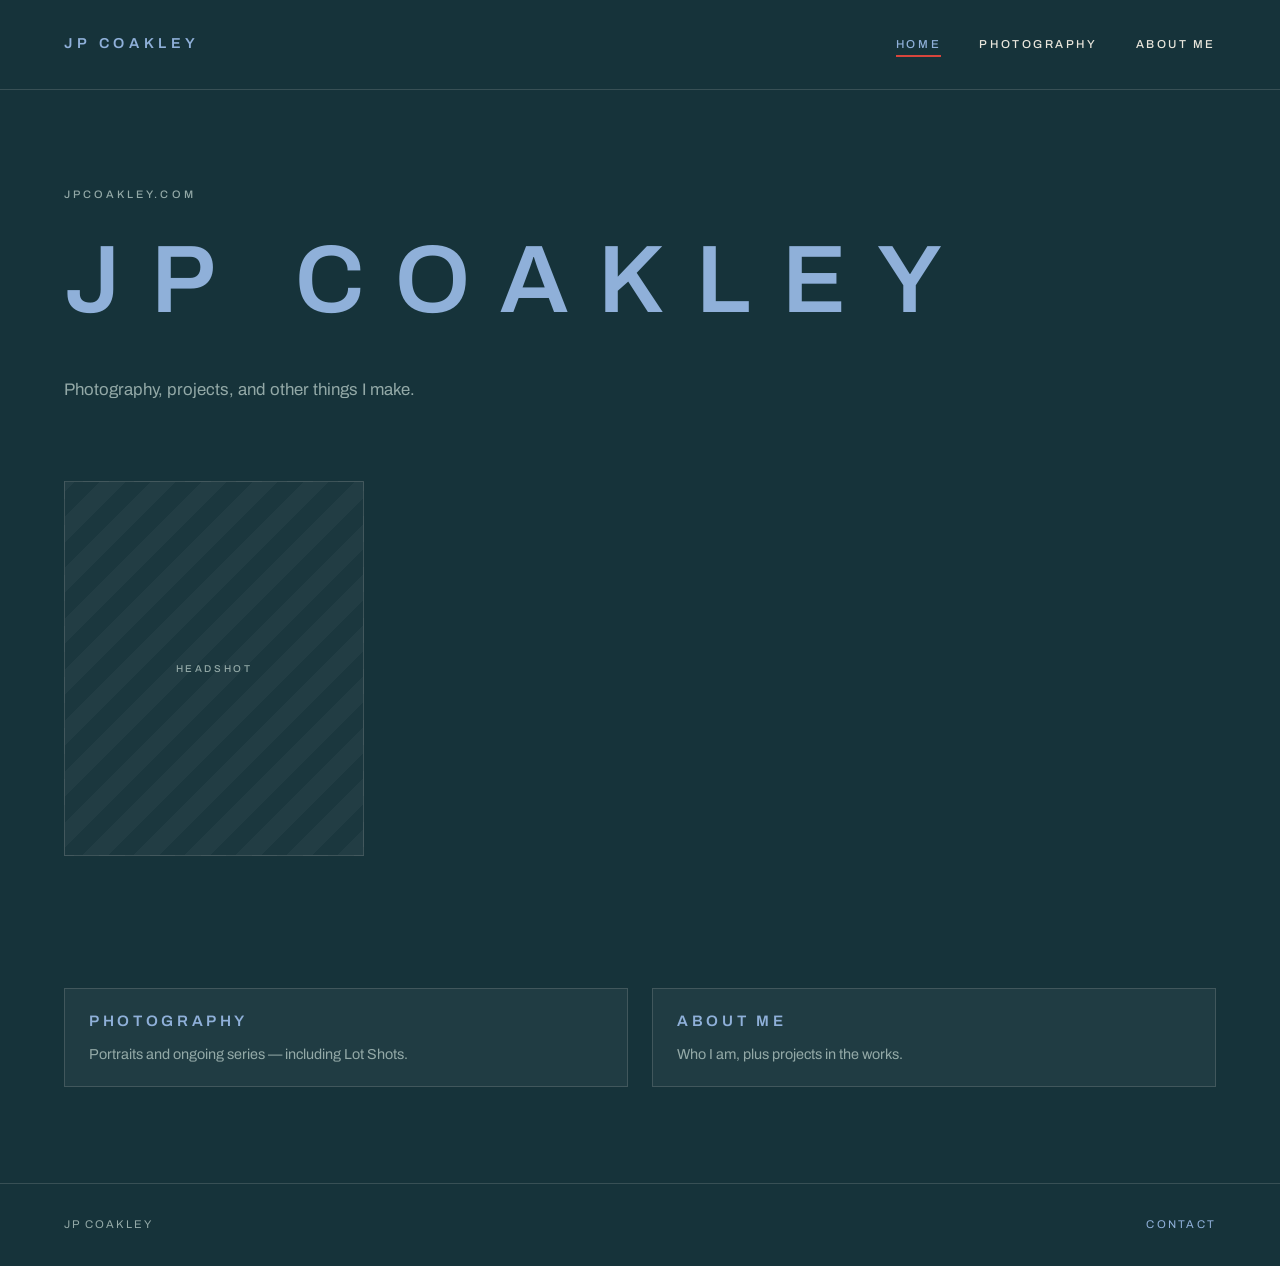
<file: index.html>
<!DOCTYPE html>
<html lang="en">
<head>
<meta charset="utf-8">
<meta name="viewport" content="width=device-width, initial-scale=1">
<meta name="robots" content="noindex, nofollow">
<title>JP Coakley</title>
<link rel="preconnect" href="https://fonts.googleapis.com">
<link rel="preconnect" href="https://fonts.gstatic.com" crossorigin>
<link href="https://fonts.googleapis.com/css2?family=Archivo:wght@400;500;600&display=swap" rel="stylesheet">
<link rel="stylesheet" href="styles.css?v=12">
</head>
<body>

<header>
  <a class="site-name" href="index.html">JP&nbsp;Coakley</a>
  <nav>
    <a href="index.html" class="active">Home</a>
    <a href="photography.html">Photography</a>
    <a href="about.html">About Me</a>
  </nav>
</header>

<main>
  <section class="hero">
    <div class="hero-row">
      <div>
        <p class="kicker">jpcoakley.com</p>
        <h1 class="wordmark">
          JP&nbsp;Coakley
        </h1>
        <p class="tagline">
          Photography, projects, and other things I make.
        </p>
      </div>
      <div class="frame headshot"><span>Headshot</span></div>
    </div>
  </section>

  <div class="section-links">
    <a class="card" href="photography.html">
      <h2>Photography</h2>
      <p>Portraits and ongoing series — including Lot Shots.</p>
    </a>
    <a class="card" href="about.html">
      <h2>About Me</h2>
      <p>Who I am, plus projects in the works.</p>
    </a>
  </div>
</main>

<footer>
  <span>JP Coakley</span>
  <a class="contact-link" href="mailto:jpcoakley@gmail.com">Contact</a>
</footer>

</body>
</html>
</file>
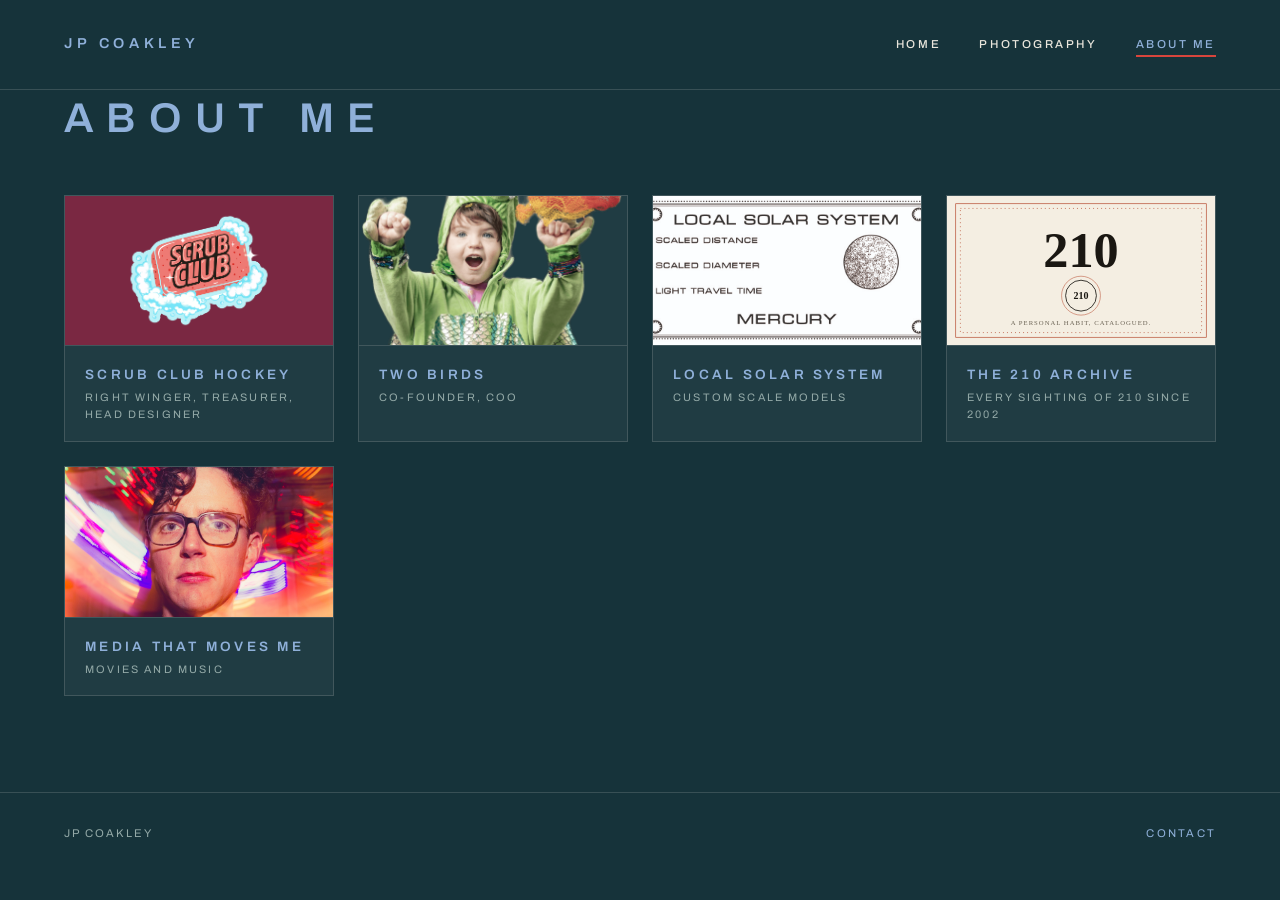
<file: about.html>
<!DOCTYPE html>
<html lang="en">
<head>
<meta charset="utf-8">
<meta name="viewport" content="width=device-width, initial-scale=1">
<meta name="robots" content="noindex, nofollow">
<title>About Me — JP Coakley</title>
<link rel="preconnect" href="https://fonts.googleapis.com">
<link rel="preconnect" href="https://fonts.gstatic.com" crossorigin>
<link href="https://fonts.googleapis.com/css2?family=Archivo:wght@400;500;600&display=swap" rel="stylesheet">
<link rel="stylesheet" href="styles.css?v=12">
</head>
<body>

<header>
  <a class="site-name" href="index.html">JP&nbsp;Coakley</a>
  <nav>
    <a href="index.html">Home</a>
    <a href="photography.html">Photography</a>
    <a href="about.html" class="active">About Me</a>
  </nav>
</header>

<main>
  <h1 class="page-title wordmark" style="margin-top:0">About Me</h1>

  <div class="tiles">
    <a class="tile" href="/scrub-club/">
      <img src="assets/about/scrub-club.png" alt="" loading="lazy">
      <span class="tile-name">Scrub Club Hockey</span>
      <span class="tile-count">Right Winger, Treasurer, Head Designer</span>
    </a>
    <a class="tile" href="https://www.twobirdsinc.com/">
      <img src="assets/about/two-birds.png" alt="" loading="lazy">
      <span class="tile-name">Two Birds</span>
      <span class="tile-count">Co-Founder, COO</span>
    </a>
    <a class="tile" href="local-solar-system.html">
      <img src="assets/about/local-solar-system.jpg" alt="" loading="lazy">
      <span class="tile-name">Local Solar System</span>
      <span class="tile-count">Custom Scale Models</span>
    </a>
    <a class="tile" href="https://the210archive.com">
      <img src="assets/about/210-archive.svg" alt="" loading="lazy">
      <span class="tile-name">The 210 Archive</span>
      <span class="tile-count">Every sighting of 210 since 2002</span>
    </a>
    <a class="tile" href="media.html">
      <img src="assets/lights/all/IMG_8424.jpg" alt="" loading="lazy">
      <span class="tile-name">Media that Moves Me</span>
      <span class="tile-count">Movies and Music</span>
    </a>
  </div>
</main>

<footer>
  <span>JP Coakley</span>
  <a class="contact-link" href="mailto:jpcoakley@gmail.com">Contact</a>
</footer>

</body>
</html>
</file>
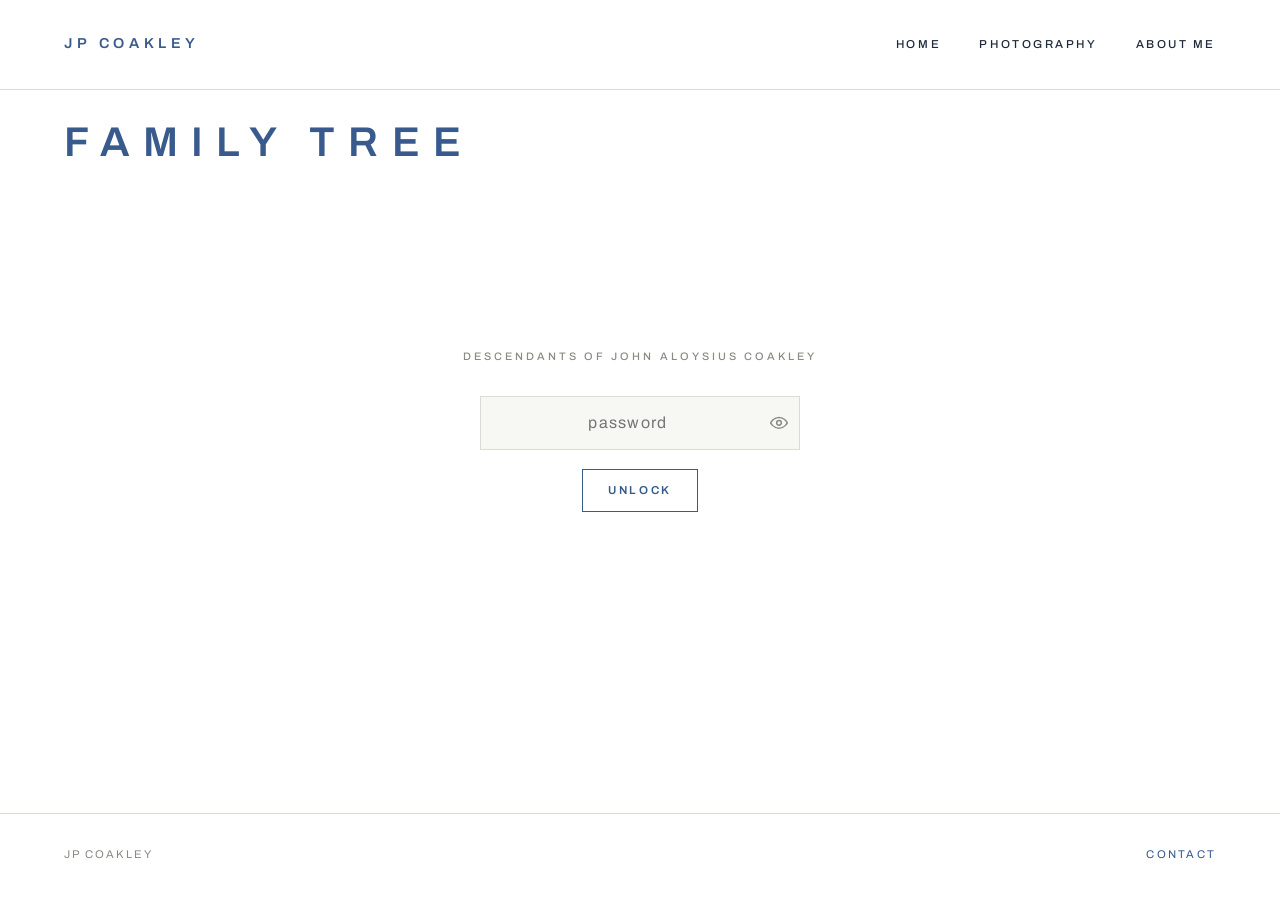
<file: familytree.html>
<!DOCTYPE html>
<html lang="en">
<head>
<meta charset="utf-8">
<meta name="viewport" content="width=device-width, initial-scale=1">
<meta name="robots" content="noindex, nofollow">
<title>Family Tree — JP Coakley</title>
<link rel="preconnect" href="https://fonts.googleapis.com">
<link rel="preconnect" href="https://fonts.gstatic.com" crossorigin>
<link href="https://fonts.googleapis.com/css2?family=Archivo:wght@400;500;600&display=swap" rel="stylesheet">
<link rel="stylesheet" href="styles.css?v=12">
<style>
  /* light theme for this page only */
  body {
    --paper: #FFFFFF;
    --ink: #1E2A3A;
    --blue: #385A8C;
    --red: #C82828;
    --muted: #8B8B85;
    --line: #DDDCD4;
    --panel: #F7F7F4;
  }

  /* ---------- gate ---------- */
  .gate {
    min-height: 60vh;
    display: flex;
    flex-direction: column;
    align-items: center;
    justify-content: center;
    gap: 1.2rem;
    text-align: center;
  }
  .gate input {
    background: var(--panel);
    border: 1px solid var(--line);
    color: var(--ink);
    font: inherit;
    letter-spacing: 0.08em;
    padding: 0.8rem 1.1rem;
    width: min(320px, 80vw);
    text-align: center;
  }
  .gate button, .zoombar button {
    background: none;
    border: 1px solid var(--blue);
    color: var(--blue);
    font: inherit;
    font-size: 0.72rem;
    font-weight: 600;
    letter-spacing: 0.22em;
    text-transform: uppercase;
    padding: 0.7rem 1.6rem;
    cursor: pointer;
  }
  .gate button:hover, .zoombar button:hover { border-color: var(--red); color: var(--red); }
  .gate .err { color: var(--red); font-size: 0.8rem; letter-spacing: 0.1em; min-height: 1.2em; }
  .pwwrap { position: relative; display: inline-block; }
  .pwwrap input { padding-right: 2.6rem; }
  #pweye {
    position: absolute; right: 0.5rem; top: 50%;
    transform: translateY(-50%);
    background: none; border: none; cursor: pointer;
    color: var(--muted); padding: 0.2rem;
    display: flex; align-items: center;
  }
  #pweye.on { color: var(--blue); }

  /* ---------- sticky title bar ---------- */
  .ftbar {
    position: sticky;
    top: 0;
    z-index: 30;
    background: var(--paper);
    padding-top: 1.5rem;
  }
  .ftbar .page-title { margin: 0 0 0.4rem; }
  .ftbar .kicker { margin: 0 0 1rem; }

  /* ---------- viewport / canvas ---------- */
  .treeview {
    position: relative;
    overflow: hidden;               /* horizontal pan; vertical flows to page */
    cursor: grab;
    touch-action: pan-y;
    user-select: none;
    -webkit-user-select: none;
  }
  .treeview.grabbing { cursor: grabbing; }
  #canvas {
    position: absolute;
    left: 0; top: 0;
    transform-origin: 0 0;
    display: block;
  }
  .zoombar {
    position: fixed;
    right: 1.25rem; bottom: 1.25rem;
    display: flex;
    gap: 0.5rem;
    z-index: 40;
  }
  .zoombar button { padding: 0.45rem 0.9rem; background: var(--paper); }

  /* ---------- tidy tree: absolute-positioned units + connectors ---------- */
  #wires { position: absolute; left: 0; top: 0; pointer-events: none; }
  .rowtag {
    position: absolute;
    left: 0.6rem;
    writing-mode: vertical-rl;
    transform: rotate(180deg);
    font-size: 0.6rem; font-weight: 600;
    letter-spacing: 0.3em; text-transform: uppercase;
    color: var(--muted);
  }
  .unit {
    position: absolute;
    display: flex;
    gap: 22px;
    align-items: flex-start;
    padding: 8px 8px 1.5rem;
    border: 1px solid transparent;
    background: var(--paper);
  }
  .unit.expandable { border-color: var(--line); cursor: pointer; }
  .unit.expandable:hover { border-color: var(--blue); }
  .unit.open { border-color: var(--blue); background: rgba(56,90,140,0.05); }
  .expander {
    position: absolute;
    bottom: 0.25rem; left: 50%;
    transform: translateX(-50%);
    font-size: 0.6rem; font-weight: 600;
    letter-spacing: 0.16em;
    color: var(--blue);
    white-space: nowrap;
  }
  .unit.open .expander { color: var(--red); }

  /* ---------- person tile ---------- */
  .person {
    position: relative;
    width: 168px;
    border: 1px solid var(--line);
    background: var(--panel);
    padding: 0.7rem;
    white-space: normal;
    flex: 0 0 auto;
  }
  .person .pic {
    width: 64px; height: 64px;
    border-radius: 50%;
    overflow: hidden;
    margin: 0 auto 0.5rem;
    background: rgba(56,90,140,0.12);
    display: flex; align-items: center; justify-content: center;
    color: var(--blue);
    font-weight: 600; letter-spacing: 0.1em; font-size: 1rem;
  }
  .person .pic img { width: 100%; height: 100%; object-fit: cover; display: none; }
  .person .pname {
    font-size: 0.72rem; font-weight: 600;
    letter-spacing: 0.12em; text-transform: uppercase;
    color: var(--ink); text-align: center;
    margin-bottom: 0.35rem;
  }
  .person .pinfo { font-size: 0.62rem; line-height: 1.5; color: var(--muted); text-align: center; word-break: break-word; }
  .person .pinfo a { color: var(--blue); text-decoration: none; }
  .pmenu-btn {
    position: absolute; top: 0.3rem; right: 0.45rem;
    background: none; border: none; color: var(--muted);
    font-size: 0.9rem; cursor: pointer; padding: 0.1rem 0.3rem;
  }
  .pmenu {
    position: absolute; top: 1.6rem; right: 0.4rem; z-index: 6;
    background: var(--paper); border: 1px solid var(--line);
    display: none; flex-direction: column; min-width: 130px;
  }
  .pmenu.open { display: flex; }
  .pmenu button {
    background: none; border: none; color: var(--ink);
    font: inherit; font-size: 0.62rem; letter-spacing: 0.14em;
    text-transform: uppercase; padding: 0.55rem 0.8rem;
    cursor: pointer; text-align: left;
  }
  .pmenu button:hover { color: var(--red); }

  /* inline contact editor */
  .pedit { display: flex; flex-direction: column; gap: 0.3rem; margin-top: 0.3rem; }
  .pedit input {
    background: rgba(0,0,0,0.04);
    border: 1px solid var(--line);
    color: var(--ink);
    font: inherit; font-size: 0.62rem;
    padding: 0.3rem 0.4rem;
  }
  .pedit button {
    font: inherit; font-size: 0.6rem; font-weight: 600;
    letter-spacing: 0.16em; text-transform: uppercase;
    padding: 0.35rem 0; cursor: pointer;
    background: none; border: 1px solid var(--blue); color: var(--blue);
  }
  .pedit button.pedit-cancel { border-color: var(--line); color: var(--muted); }
  .pedit button:hover { border-color: var(--red); color: var(--red); }
  .pedit-msg { font-size: 0.58rem; letter-spacing: 0.12em; color: var(--muted); min-height: 0.9em; }
</style>
</head>
<body>

<header>
  <a class="site-name" href="index.html">JP&nbsp;Coakley</a>
  <nav>
    <a href="index.html">Home</a>
    <a href="photography.html">Photography</a>
    <a href="about.html">About Me</a>
  </nav>
</header>

<main>
  <div class="ftbar" id="ftbar">
    <h1 class="page-title wordmark">Family Tree</h1>
  </div>

  <section class="gate" id="gate">
    <p class="kicker">Descendants of John Aloysius Coakley</p>
    <span class="pwwrap">
      <input type="password" id="pw" placeholder="password" autocomplete="current-password" autocapitalize="off" autocorrect="off" spellcheck="false">
      <button type="button" id="pweye" aria-label="Show password">
        <svg id="eye-open" width="20" height="20" viewBox="0 0 24 24" fill="none" stroke="currentColor" stroke-width="1.8" stroke-linecap="round" stroke-linejoin="round">
          <path d="M2 12s3.5-6.5 10-6.5S22 12 22 12s-3.5 6.5-10 6.5S2 12 2 12z"/>
          <circle cx="12" cy="12" r="2.8"/>
        </svg>
        <svg id="eye-shut" width="20" height="20" viewBox="0 0 24 24" fill="none" stroke="currentColor" stroke-width="1.8" stroke-linecap="round" stroke-linejoin="round" style="display:none">
          <path d="M2 12s3.5-6.5 10-6.5S22 12 22 12s-3.5 6.5-10 6.5S2 12 2 12z"/>
          <circle cx="12" cy="12" r="2.8"/>
          <line x1="4" y1="20" x2="20" y2="4"/>
        </svg>
      </button>
    </span>
    <button id="unlock">Unlock</button>
    <p class="err" id="err"></p>
  </section>

  <section id="treewrap" style="display:none">
    <div class="treeview" id="viewport">
      <div id="canvas"></div>
      <div class="zoombar">
        <button id="zout" aria-label="Zoom out">−</button>
        <button id="zfit">Fit</button>
        <button id="zin" aria-label="Zoom in">+</button>
      </div>
    </div>
  </section>
</main>

<footer>
  <span>JP Coakley</span>
  <a class="contact-link" href="mailto:jpcoakley@gmail.com">Contact</a>
</footer>

<input type="file" id="photopick" accept="image/*" style="display:none">

<script>
(function () {
  // WebCrypto (decryption) only exists on secure pages. Until jpcoakley.com
  // serves HTTPS, explain rather than fail with a wrong-password error.
  if (!(window.crypto && crypto.subtle)) {
    document.addEventListener("DOMContentLoaded", function () {
      document.getElementById("gate").innerHTML =
        '<p class="kicker">Descendants of John Aloysius Coakley</p>' +
        '<p class="lede" style="text-align:center">The family tree needs a secure ' +
        "(https) connection, which this site doesn't have quite yet. Check back " +
        "soon — it's being worked on.</p>";
    });
    return;
  }
  var DATA_URL = "assets/familytree.enc";
  var data = null;

  /* ---------- decrypt (openssl enc -aes-256-cbc -pbkdf2 -iter 200000) ---------- */
  async function decrypt(b64, pass) {
    var raw = Uint8Array.from(atob(b64), function (c) { return c.charCodeAt(0); });
    var salt = raw.slice(8, 16), ct = raw.slice(16);
    var km = await crypto.subtle.importKey(
      "raw", new TextEncoder().encode(pass), "PBKDF2", false, ["deriveBits"]);
    var bits = new Uint8Array(await crypto.subtle.deriveBits(
      { name: "PBKDF2", salt: salt, iterations: 200000, hash: "SHA-256" },
      km, 384));
    var key = await crypto.subtle.importKey(
      "raw", bits.slice(0, 32), "AES-CBC", false, ["decrypt"]);
    var pt = await crypto.subtle.decrypt(
      { name: "AES-CBC", iv: bits.slice(32, 48) }, key, ct);
    return JSON.parse(new TextDecoder().decode(pt));
  }

  document.getElementById("pweye").addEventListener("click", function () {
    var pw = document.getElementById("pw");
    var show = pw.type === "password";
    pw.type = show ? "text" : "password";
    this.classList.toggle("on", show);
    document.getElementById("eye-open").style.display = show ? "none" : "";
    document.getElementById("eye-shut").style.display = show ? "" : "none";
    pw.focus();
  });

  document.getElementById("unlock").addEventListener("click", unlock);
  document.getElementById("pw").addEventListener("keydown", function (e) {
    if (e.key === "Enter") unlock();
  });

  var currentPass = null;
  var EDIT_FIELDS = ["birthday", "phone", "email", "addr1", "addr2"];

  async function tryUnlock(pass) {
    try {
      var b64 = await (await fetch(DATA_URL + "?t=" + Date.now(), { cache: "no-store" })).text();
      data = await decrypt(b64.trim(), pass);
    } catch (e) {
      return false;
    }
    currentPass = pass;
    try { localStorage.setItem("ftpass", pass); } catch (_) {}
    // overlay live edits + added people from the API (absent on localhost)
    additions = {};
    try {
      additions = await (await fetch("/api/familytree/additions",
        { headers: { "X-FT-Pass": pass }, cache: "no-store" })).json();
    } catch (_) { additions = {}; }
    Object.keys(additions).forEach(function (pid) {
      var a = additions[pid];
      data.people[pid] = { id: pid, name: a.name, birthday: a.birthday || "",
        phone: a.phone || "", email: a.email || "",
        addr1: a.addr1 || "", addr2: a.addr2 || "" };
    });
    try {
      var ov = await (await fetch("/api/familytree/overrides",
        { headers: { "X-FT-Pass": pass }, cache: "no-store" })).json();
      Object.keys(ov).forEach(function (pid) {
        if (!data.people[pid]) return;
        EDIT_FIELDS.forEach(function (f) {
          if (typeof ov[pid][f] === "string") data.people[pid][f] = ov[pid][f];
        });
      });
    } catch (_) {}
    document.getElementById("gate").style.display = "none";
    document.getElementById("treewrap").style.display = "block";
    buildUnits();
    expanded.root = true;   // Jack starts open: his 9 kids' couples showing
    render();
    fit();
    return true;
  }

  async function unlock() {
    var err = document.getElementById("err");
    err.textContent = "";
    var ok = await tryUnlock(
      document.getElementById("pw").value.trim().toLowerCase());
    if (!ok) err.textContent = "That's not it — try again.";
  }

  // remembered unlock: skip the gate on devices that have entered it before
  var remembered = null;
  try { remembered = localStorage.getItem("ftpass"); } catch (_) {}
  if (remembered) {
    tryUnlock(remembered).then(function (ok) {
      if (!ok) { try { localStorage.removeItem("ftpass"); } catch (_) {} }
    });
  }

  var lockBtn = document.getElementById("lockbtn");
  if (lockBtn) lockBtn.addEventListener("click", function (e) {
    e.preventDefault();
    try { localStorage.removeItem("ftpass"); } catch (_) {}
    location.reload();
  });

  /* ---------- render ---------- */
  function el(tag, cls, html) {
    var n = document.createElement(tag);
    if (cls) n.className = cls;
    if (html !== undefined) n.innerHTML = html;
    return n;
  }

  function initials(name) {
    return name.split(/\s+/).slice(0, 2).map(function (w) { return w[0] || ""; }).join("");
  }

  function personTile(pid) {
    var p = data.people[pid];
    if (!p) return el("div");
    var t = el("div", "person");
    t.dataset.pid = pid;
    var pic = el("div", "pic", '<span>' + initials(p.name) + '</span><img alt="">');
    t.appendChild(pic);
    var img = pic.querySelector("img");
    var saved = localStorage.getItem("ftphoto:" + pid);
    if (saved === "hidden") { /* keep initials */ }
    else if (saved) { img.src = saved; img.style.display = "block"; pic.querySelector("span").style.display = "none"; }
    else if (data.photos && data.photos[pid]) {
      img.src = data.photos[pid];
      img.style.display = "block";
      pic.querySelector("span").style.display = "none";
    }
    else {
      img.src = "assets/family/" + pid + ".jpg";
      img.onload = function () { img.style.display = "block"; pic.querySelector("span").style.display = "none"; };
      img.onerror = function () { img.remove(); };
    }
    t.appendChild(el("div", "pname", p.name));
    var bits = [];
    if (p.birthday) bits.push(p.birthday);
    if (p.phone) bits.push(p.phone);
    if (p.email) bits.push('<a href="mailto:' + p.email + '">' + p.email + "</a>");
    if (p.addr1) bits.push(p.addr1);
    if (p.addr2) bits.push(p.addr2);
    t.appendChild(el("div", "pinfo", bits.join("<br>")));

    var mb = el("button", "pmenu-btn", "⋯");
    var menu = el("div", "pmenu");
    var edt = el("button", "", "Edit info");
    var addP = el("button", "", "Add partner");
    var addC = el("button", "", "Add child");
    var rep = el("button", "", "Replace photo");
    var rem = el("button", "", "Remove photo");
    menu.appendChild(edt); menu.appendChild(addP); menu.appendChild(addC);
    menu.appendChild(rep); menu.appendChild(rem);
    edt.addEventListener("click", function (e) {
      e.stopPropagation(); menu.classList.remove("open");
      openEditor(t, pid);
    });
    addP.addEventListener("click", function (e) {
      e.stopPropagation(); menu.classList.remove("open");
      openAddForm(t, pid, "partner");
    });
    addC.addEventListener("click", function (e) {
      e.stopPropagation(); menu.classList.remove("open");
      openAddForm(t, pid, "child");
    });
    if (pid.indexOf("x-") === 0) {
      var del = el("button", "", "Remove person");
      menu.appendChild(del);
      del.addEventListener("click", async function (e) {
        e.stopPropagation(); menu.classList.remove("open");
        if (!confirm("Remove " + p.name + " from the tree?")) return;
        try {
          var r = await fetch("/api/familytree/additions/" + pid, {
            method: "DELETE", headers: { "X-FT-Pass": currentPass } });
          if (!r.ok) throw new Error();
          delete additions[pid];
          buildUnits();
          render();
        } catch (_) { alert("Couldn't remove — try again."); }
      });
    }
    t.appendChild(mb); t.appendChild(menu);
    mb.addEventListener("click", function (e) {
      e.stopPropagation();
      document.querySelectorAll(".pmenu.open").forEach(function (m) { m.classList.remove("open"); });
      menu.classList.add("open");
    });
    rep.addEventListener("click", function (e) {
      e.stopPropagation(); menu.classList.remove("open");
      var picker = document.getElementById("photopick");
      picker.onchange = function () {
        var f = picker.files[0];
        if (!f) return;
        var r = new FileReader();
        r.onload = function () {
          try { localStorage.setItem("ftphoto:" + pid, r.result); } catch (_) {}
          var im = pic.querySelector("img") || pic.appendChild(el("img"));
          im.src = r.result; im.style.display = "block";
          pic.querySelector("span").style.display = "none";
        };
        r.readAsDataURL(f);
        picker.value = "";
      };
      picker.click();
    });
    rem.addEventListener("click", function (e) {
      e.stopPropagation(); menu.classList.remove("open");
      localStorage.setItem("ftphoto:" + pid, "hidden");
      var im = pic.querySelector("img");
      if (im) im.style.display = "none";
      pic.querySelector("span").style.display = "";
    });
    return t;
  }

  document.addEventListener("click", function () {
    document.querySelectorAll(".pmenu.open").forEach(function (m) { m.classList.remove("open"); });
  });

  /* ---------- add partner / child ---------- */
  function openAddForm(tile, anchorPid, role) {
    var old = tile.querySelector(".pinfo");
    var existing = tile.querySelector(".pedit");
    if (existing) existing.remove();
    var form = el("div", "pedit");
    form.appendChild(el("div", "pedit-msg",
      (role === "partner" ? "Adding partner of " : "Adding child of ") +
      data.people[anchorPid].name));
    var name = el("input"); name.placeholder = "full name (required)";
    var bday = el("input"); bday.placeholder = "birthday (optional)";
    var who = el("input"); who.placeholder = "your name (shown as editor)";
    who.value = localStorage.getItem("ftname") || "";
    form.appendChild(name); form.appendChild(bday); form.appendChild(who);
    var msg = el("div", "pedit-msg", "");
    var save = el("button", "pedit-save", "Add");
    var cancel = el("button", "pedit-cancel", "Cancel");
    form.appendChild(save); form.appendChild(cancel); form.appendChild(msg);
    old.style.display = "none";
    old.after(form);
    cancel.addEventListener("click", function () {
      form.remove(); old.style.display = "";
    });
    save.addEventListener("click", async function () {
      if (!name.value.trim()) { msg.textContent = "name is required"; return; }
      if (!who.value.trim()) { msg.textContent = "add your name"; return; }
      try { localStorage.setItem("ftname", who.value.trim()); } catch (_) {}
      msg.textContent = "adding…";
      try {
        var r = await fetch("/api/familytree/additions", {
          method: "POST",
          headers: { "X-FT-Pass": currentPass,
                     "Content-Type": "application/json" },
          body: JSON.stringify({ name: name.value.trim(), role: role,
            anchor: anchorPid, birthday: bday.value.trim(),
            editor: who.value.trim() }),
        });
        var res = await r.json();
        if (!r.ok || !res.ok) throw new Error();
        additions[res.pid] = res.person;
        data.people[res.pid] = { id: res.pid, name: res.person.name,
          birthday: res.person.birthday || "" };
        buildUnits();
        Object.keys(units).forEach(function (uid) {   // reveal the new person
          if (units[uid].kids.some(function (k) {
            return units[k] && units[k].tiles.indexOf(res.pid) !== -1;
          })) expanded[uid] = true;
        });
        render();
      } catch (_) { msg.textContent = "couldn't add — try again"; }
    });
  }

  /* ---------- inline contact editor ---------- */
  function openEditor(tile, pid) {
    var p = data.people[pid];
    var old = tile.querySelector(".pinfo");
    var form = el("div", "pedit");
    var labels = { birthday: "birthday", phone: "phone", email: "email",
                   addr1: "street", addr2: "city, st zip" };
    var inputs = {};
    EDIT_FIELDS.forEach(function (f) {
      var inp = el("input");
      inp.placeholder = labels[f];
      inp.value = p[f] || "";
      inputs[f] = inp;
      form.appendChild(inp);
    });
    var who = el("input");
    who.placeholder = "your name (shown as editor)";
    who.value = localStorage.getItem("ftname") || "";
    form.appendChild(who);
    var msg = el("div", "pedit-msg", "");
    var save = el("button", "pedit-save", "Save");
    var cancel = el("button", "pedit-cancel", "Cancel");
    form.appendChild(save); form.appendChild(cancel); form.appendChild(msg);
    old.style.display = "none";
    old.after(form);

    cancel.addEventListener("click", function () {
      form.remove(); old.style.display = "";
    });
    save.addEventListener("click", async function () {
      if (!who.value.trim()) { msg.textContent = "add your name"; return; }
      try { localStorage.setItem("ftname", who.value.trim()); } catch (_) {}
      var body = { editor: who.value.trim() };
      EDIT_FIELDS.forEach(function (f) { body[f] = inputs[f].value.trim(); });
      msg.textContent = "saving…";
      try {
        var r = await fetch("/api/familytree/person/" + pid, {
          method: "PUT",
          headers: { "X-FT-Pass": currentPass,
                     "Content-Type": "application/json" },
          body: JSON.stringify(body),
        });
        if (!r.ok) throw new Error("HTTP " + r.status);
        EDIT_FIELDS.forEach(function (f) { p[f] = body[f]; });
        render();
      } catch (e) {
        msg.textContent = "couldn't save — try again";
      }
    });
  }

  /* ---------- unit model: expandable couples per generation ---------- */
  var units = {}, expanded = {}, additions = {};

  function firstName(pid) {
    var p = data.people[pid];
    return p ? p.name.split(/\s+/)[0] : "";
  }

  function buildUnits() {
    units = {};
    data.people["jack-root"] = { id: "jack-root", name: data.root.name +
      (data.root.nickname ? " “" + data.root.nickname + "”" : "") };
    var rootKids = [];
    data.branches.forEach(function (b) {
      var bid = "b:" + b.label;
      // blood descendant leads the couple, spouse second
      var couple = b.couple.slice().sort(function (x, y) {
        return (data.people[y].blood ? 1 : 0) - (data.people[x].blood ? 1 : 0);
      });
      var kids = [];
      b.households.forEach(function (hh) {
        units[hh.id] = { id: hh.id, tiles: hh.members,
                         kids: hh.kids.map(leafUnit) };
      kids.push(hh.id);
      });
      (b.unplaced || []).forEach(function (pid) { kids.push(leafUnit(pid)); });
      units[bid] = { id: bid, tiles: couple, kids: kids, label: b.label };
      rootKids.push(bid);
    });
    units.root = { id: "root", tiles: ["jack-root"], kids: rootKids };

    // graft online additions (partners join a unit, children hang below it)
    var pids = Object.keys(additions).sort(function (a, b) {
      return (additions[a].createdAt || "").localeCompare(
              additions[b].createdAt || "");
    });
    pids.forEach(function (pid) {
      var a = additions[pid];
      var host = null;
      Object.keys(units).some(function (uid) {
        if (units[uid].tiles.indexOf(a.anchor) !== -1) {
          host = units[uid];
          return true;
        }
        return false;
      });
      if (!host || host.id === "root") return;
      if (a.role === "partner") {
        if (host.tiles.indexOf(pid) === -1) host.tiles.push(pid);
      } else {
        if (host.id.indexOf("b:") === 0) {
          // child of a 2nd-gen couple: becomes its own little household
          var hid = "ah-" + pid;
          units[hid] = { id: hid, tiles: [pid], kids: [] };
          host.kids.push(hid);
        } else {
          host.kids.push(leafUnit(pid));
        }
      }
    });
  }

  function leafUnit(pid) {
    var id = "p:" + pid;
    units[id] = { id: id, tiles: [pid], kids: [] };
    return id;
  }

  function unitName(u) {
    return u.label || firstName(u.tiles[0]) +
      (u.tiles[1] ? " & " + firstName(u.tiles[1]) : "");
  }

  function unitEl(u) {
    var box = el("div", "unit" + (u.kids.length ? " expandable" : "") +
                        (expanded[u.id] ? " open" : ""));
    box.dataset.uid = u.id;
    u.tiles.forEach(function (pid) { box.appendChild(personTile(pid)); });
    if (u.kids.length) {
      var n = u.kids.reduce(function (s, kid) {
        return s + units[kid].tiles.length;
      }, 0);
      // show "+ N" only while collapsed; expanded units collapse on tap
      if (!expanded[u.id]) box.appendChild(el("span", "expander", "+ " + n));
      // expand/collapse fires from the viewport's tap detection (pointer
      // capture would swallow a click handler here)
    }
    return box;
  }

  var GEN_LABELS = ["", "1st generation", "2nd generation",
                    "3rd generation", "4th generation",
                    "5th generation", "6th generation"];

  function render() {
    var canvas = document.getElementById("canvas");
    canvas.innerHTML = "";

    var TILE_W = 168, TILE_GAP = 22, PAD = 8, ROW_H = 340, H_GAP = 64, M = 60;

    function unitWidth(u) {
      var n = u.tiles.length;
      return n * TILE_W + (n - 1) * TILE_GAP + PAD * 2 + 2;
    }

    // tidy tree: a unit is centred over its children; siblings shift as
    // neighbouring subtrees expand
    var maxDepth = 0;
    function measure(uid, depth) {
      var u = units[uid];
      if (depth > maxDepth) maxDepth = depth;
      var node = { uid: uid, depth: depth, unitW: unitWidth(u), children: [] };
      if (expanded[uid] && u.kids.length) {
        node.children = u.kids.map(function (k) { return measure(k, depth + 1); });
        node.childrenW = node.children.reduce(function (s, c) { return s + c.w; }, 0) +
                         H_GAP * (node.children.length - 1);
        node.w = Math.max(node.unitW, node.childrenW);
      } else {
        node.w = node.unitW;
      }
      return node;
    }
    var flat = [];
    function place(node, x) {
      flat.push(node);
      if (node.children.length) {
        var cx = x + (node.w - node.childrenW) / 2;
        node.children.forEach(function (c) {
          c.parentNode = node;
          place(c, cx);
          cx += c.w + H_GAP;
        });
        // centre the parent over its actual children (tidy-tree rule)
        var first = node.children[0], last = node.children[node.children.length - 1];
        var mid = (first.centerX + last.centerX) / 2;
        node.centerX = mid;
        node.unitX = mid - node.unitW / 2;
      } else {
        node.centerX = x + node.w / 2;
        node.unitX = node.centerX - node.unitW / 2;
      }
    }
    var tree = measure("root", 0);
    place(tree, M);
    canvas.style.width = (tree.w + M * 2) + "px";
    canvas.style.height = ((maxDepth + 1) * ROW_H + M * 2) + "px";

    var boxes = {};
    flat.forEach(function (node) {
      var b = unitEl(units[node.uid]);
      b.style.left = node.unitX + "px";
      b.style.top = (M + node.depth * ROW_H) + "px";
      canvas.appendChild(b);
      boxes[node.uid] = b;
    });

    for (var d = 0; d <= maxDepth; d++) {
      var tag = el("div", "rowtag", GEN_LABELS[d + 1] || "");
      tag.style.top = (M + d * ROW_H) + "px";
      canvas.appendChild(tag);
    }

    // connectors, using real rendered geometry:
    //  - bloodline (grey): parent couple -> the child's blood descendant tile
    //  - marriage line (blue): between the two spouse tiles of a couple
    var svg = document.createElementNS("http://www.w3.org/2000/svg", "svg");
    svg.id = "wires";
    svg.setAttribute("width", parseFloat(canvas.style.width));
    svg.setAttribute("height", parseFloat(canvas.style.height));

    function tileOf(box, pid) {
      return box.querySelector('.person[data-pid="' + pid + '"]');
    }
    function bloodTile(box, u) {
      var pid = u.tiles.filter(function (p) {
        return (data.people[p] || {}).blood;
      })[0] || u.tiles[0];
      return tileOf(box, pid) || box;
    }

    var bloodPath = "", marryPath = "";
    flat.forEach(function (node) {
      var cb = boxes[node.uid], u = units[node.uid];
      // marriage line between the two spouse tiles
      if (u.tiles.length >= 2) {
        var t0 = tileOf(cb, u.tiles[0]), t1 = tileOf(cb, u.tiles[1]);
        if (t0 && t1) {
          var yy = cb.offsetTop + t0.offsetTop + 44;
          var xa = cb.offsetLeft + t0.offsetLeft + t0.offsetWidth;
          var xb = cb.offsetLeft + t1.offsetLeft;
          marryPath += "M" + xa + " " + yy + " L" + xb + " " + yy + " ";
        }
      }
      // bloodline from parent couple down to this unit's blood descendant
      if (node.parentNode) {
        var pb = boxes[node.parentNode.uid];
        var px = pb.offsetLeft + pb.offsetWidth / 2;
        var py = pb.offsetTop + pb.offsetHeight;
        var bt = bloodTile(cb, u);
        var cx2 = cb.offsetLeft + bt.offsetLeft + bt.offsetWidth / 2;
        var cy = cb.offsetTop;
        var my = (py + cy) / 2;
        bloodPath += "M" + px + " " + py + " L" + px + " " + my +
                     " L" + cx2 + " " + my + " L" + cx2 + " " + cy + " ";
      }
    });

    function mkPath(d, color, w) {
      var p = document.createElementNS("http://www.w3.org/2000/svg", "path");
      p.setAttribute("d", d);
      p.setAttribute("fill", "none");
      p.setAttribute("stroke-width", w);
      p.style.stroke = color;
      return p;
    }
    svg.appendChild(mkPath(bloodPath, "var(--line)", "1.5"));
    svg.appendChild(mkPath(marryPath, "var(--blue)", "1.5"));
    canvas.insertBefore(svg, canvas.firstChild);

    apply();   // re-clamp horizontal pan and resize viewport to new height
  }

  /* ---------- pan & zoom ----------
     The tree flows down the page (no fixed clipping box): the viewport is
     sized to the scaled tree height so the page scrolls vertically and
     nothing is cut off. Only horizontal position is panned via `tx`. */
  var scale = 1, tx = 0;
  var viewport = document.getElementById("viewport");
  var canvas = document.getElementById("canvas");

  // keep the sticky title bar tucked just under the sticky site nav
  var ftbar = document.getElementById("ftbar");
  var siteHeader = document.querySelector("header");
  function placeBar() { if (ftbar && siteHeader) ftbar.style.top = siteHeader.offsetHeight + "px"; }
  placeBar();
  window.addEventListener("resize", placeBar);

  function contentW() { return parseFloat(canvas.style.width) || 0; }
  function contentH() { return parseFloat(canvas.style.height) || 0; }

  function apply() {
    var vw = viewport.clientWidth;
    var scaledW = contentW() * scale;
    if (scaledW <= vw) tx = (vw - scaledW) / 2;      // centre when it fits
    else tx = Math.max(vw - scaledW, Math.min(0, tx)); // clamp when wider
    canvas.style.transform = "translate(" + tx + "px,0) scale(" + scale + ")";
    viewport.style.height = (contentH() * scale) + "px";
  }
  function fit() {
    var vw = viewport.clientWidth;
    if (vw < 100 || contentW() < 100) { requestAnimationFrame(fit); return; }
    scale = Math.max(0.12, Math.min(1, vw / (contentW() + 40)));
    tx = 0;
    apply();
  }
  function zoomAt(cx, cy, factor) {
    var ns = Math.max(0.15, Math.min(3, scale * factor));
    tx = cx - (cx - tx) * (ns / scale);
    scale = ns;
    apply();
  }

  viewport.addEventListener("wheel", function (e) {
    var lines = e.deltaMode === 1 ? 16 : 1;
    if (e.ctrlKey) {
      // pinch-to-zoom
      e.preventDefault();
      var r = viewport.getBoundingClientRect();
      var f = Math.max(0.85, Math.min(1.18, Math.exp(-e.deltaY * lines * 0.01)));
      zoomAt(e.clientX - r.left, e.clientY - r.top, f);
      return;
    }
    // horizontal-dominant two-finger swipe pans the tree left/right;
    // a vertical swipe falls through so the page scrolls like any site
    if (Math.abs(e.deltaX) > Math.abs(e.deltaY)) {
      e.preventDefault();
      tx -= e.deltaX * lines;
      apply();
    }
  }, { passive: false });

  document.getElementById("zin").addEventListener("click", function () {
    zoomAt(viewport.clientWidth / 2, viewport.clientHeight / 2, 1.25);
  });
  document.getElementById("zout").addEventListener("click", function () {
    zoomAt(viewport.clientWidth / 2, viewport.clientHeight / 2, 0.8);
  });
  document.getElementById("zfit").addEventListener("click", fit);

  var pointers = new Map(), lastDist = 0, panning = null;
  var downTarget = null, movedTotal = 0;
  viewport.addEventListener("pointerdown", function (e) {
    if (e.target.closest(".pmenu, .pmenu-btn, .zoombar, a, .pedit, input, button")) return;
    pointers.set(e.pointerId, { x: e.clientX, y: e.clientY });
    if (pointers.size === 1) {
      panning = { x: e.clientX, y: e.clientY };
      downTarget = e.target;
      movedTotal = 0;
      viewport.classList.add("grabbing");
      viewport.setPointerCapture(e.pointerId);
    }
  });
  viewport.addEventListener("pointermove", function (e) {
    if (!pointers.has(e.pointerId)) return;
    pointers.set(e.pointerId, { x: e.clientX, y: e.clientY });
    var pts = Array.from(pointers.values());
    if (pts.length === 2) {
      var d = Math.hypot(pts[0].x - pts[1].x, pts[0].y - pts[1].y);
      if (lastDist) {
        var r = viewport.getBoundingClientRect();
        zoomAt((pts[0].x + pts[1].x) / 2 - r.left,
               (pts[0].y + pts[1].y) / 2 - r.top, d / lastDist);
      }
      lastDist = d;
    } else if (panning) {
      var ddx = e.clientX - panning.x, ddy = e.clientY - panning.y;
      movedTotal += Math.abs(ddx) + Math.abs(ddy);
      tx += ddx;
      apply();
      if (ddy) window.scrollBy(0, -ddy);   // vertical drag scrolls the page
      panning = { x: e.clientX, y: e.clientY };
    }
  });
  function endPointer(e) {
    pointers.delete(e.pointerId);
    if (pointers.size < 2) lastDist = 0;
    if (pointers.size === 0) {
      // pointer capture routes clicks to the viewport, so expand taps
      // are detected here: a press that barely moved on an expandable unit
      if (e.type === "pointerup" && movedTotal < 8 && downTarget) {
        var unit = downTarget.closest(".unit.expandable");
        if (unit && !downTarget.closest("a, .pmenu, .pmenu-btn, .pedit, input, button")) {
          expanded[unit.dataset.uid] = !expanded[unit.dataset.uid];
          render();
        }
      }
      panning = null;
      downTarget = null;
      viewport.classList.remove("grabbing");
    }
  }
  viewport.addEventListener("pointerup", endPointer);
  viewport.addEventListener("pointercancel", endPointer);
})();
</script>

</body>
</html>
</file>
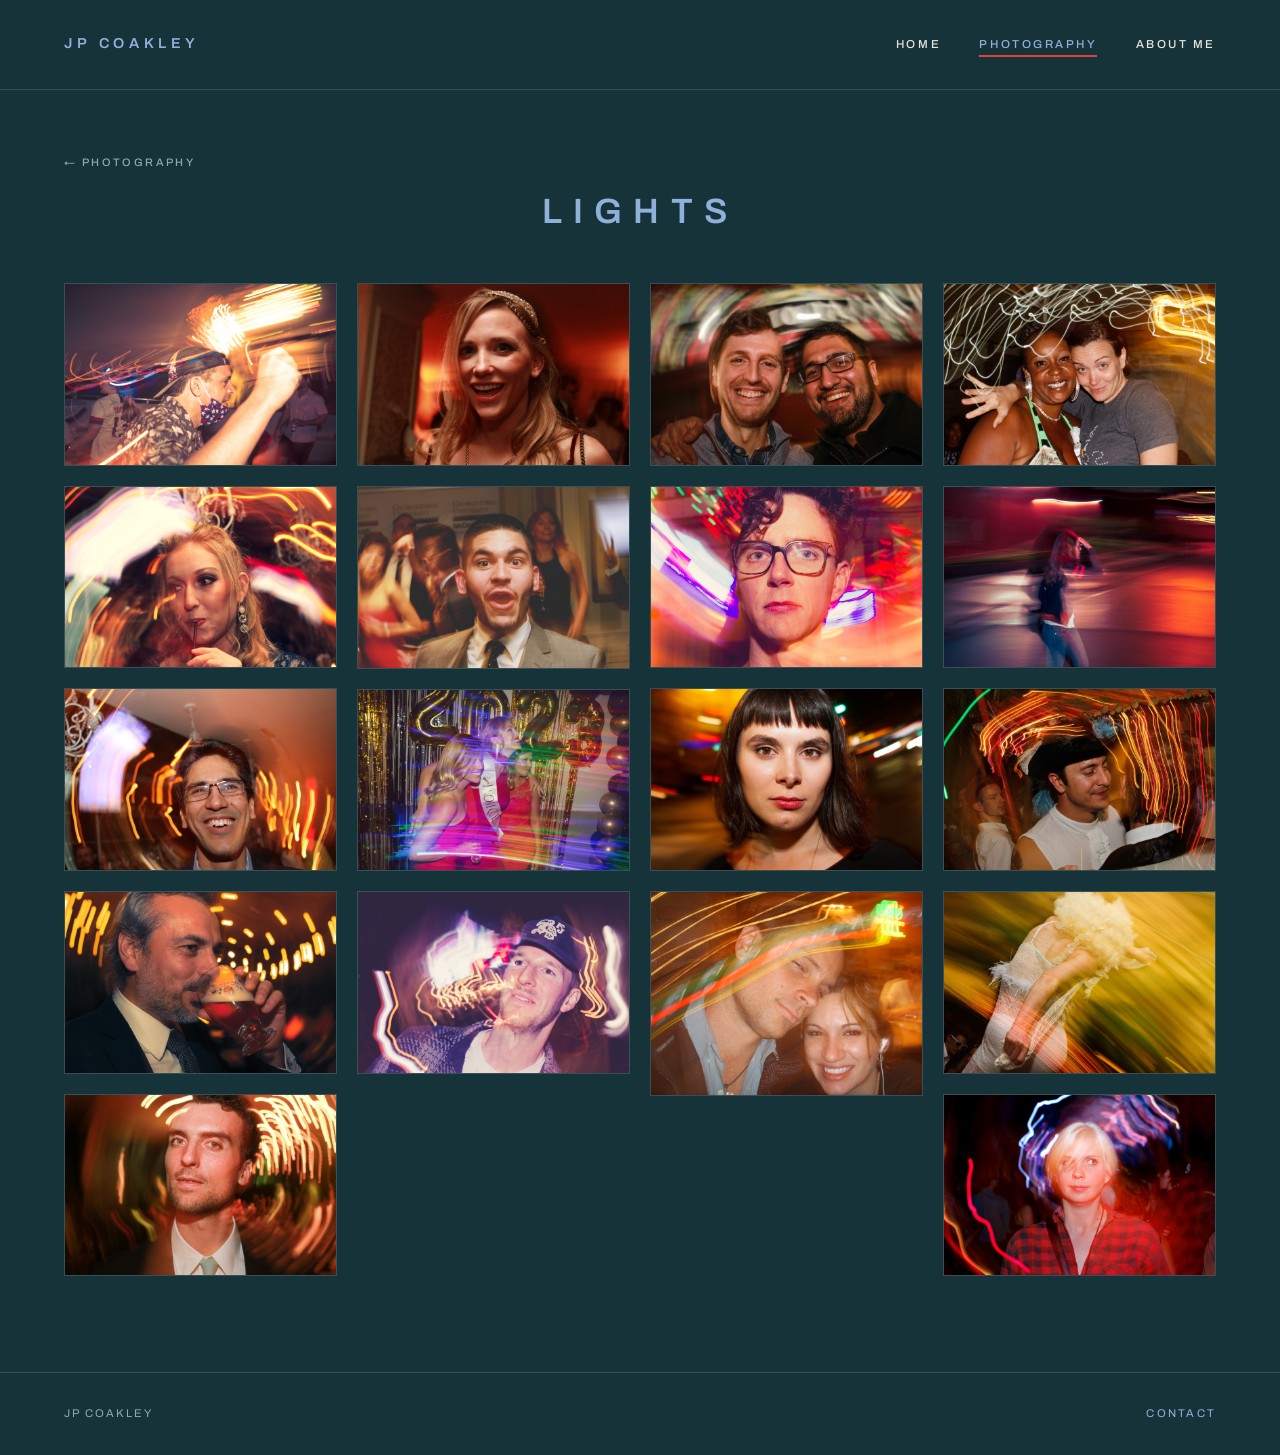
<file: lights.html>
<!DOCTYPE html>
<!-- generated-series-page -->
<html lang="en">
<head>
<meta charset="utf-8">
<meta name="viewport" content="width=device-width, initial-scale=1">
<meta name="robots" content="noindex, nofollow">
<title>Lights — JP Coakley</title>
<link rel="preconnect" href="https://fonts.googleapis.com">
<link rel="preconnect" href="https://fonts.gstatic.com" crossorigin>
<link href="https://fonts.googleapis.com/css2?family=Archivo:wght@400;500;600&display=swap" rel="stylesheet">
<link rel="stylesheet" href="styles.css?v=12">
<script src="gallery.js?v=2" defer></script>
</head>
<body>

<header>
  <a class="site-name" href="index.html">JP&nbsp;Coakley</a>
  <nav>
    <a href="index.html">Home</a>
    <a href="photography.html" class="active">Photography</a>
    <a href="about.html">About Me</a>
  </nav>
</header>

<main>
  <p class="kicker" style="margin-top:4rem"><a class="crumb" href="photography.html">&larr; Photography</a></p>

  <h1 class="series-title wordmark">Lights</h1>

  <div class="gallery">
      <a class="frame" href="assets/lights/all/20200704-IMG_8244.jpg" target="_blank"><img src="assets/lights/all/20200704-IMG_8244.jpg" alt="" loading="lazy"></a>
      <a class="frame" href="assets/lights/all/IMG_0429.jpg" target="_blank"><img src="assets/lights/all/IMG_0429.jpg" alt="" loading="lazy"></a>
      <a class="frame" href="assets/lights/all/IMG_0464.jpg" target="_blank"><img src="assets/lights/all/IMG_0464.jpg" alt="" loading="lazy"></a>
      <a class="frame" href="assets/lights/all/IMG_1448.jpg" target="_blank"><img src="assets/lights/all/IMG_1448.jpg" alt="" loading="lazy"></a>
      <a class="frame" href="assets/lights/all/IMG_1496.jpg" target="_blank"><img src="assets/lights/all/IMG_1496.jpg" alt="" loading="lazy"></a>
      <a class="frame" href="assets/lights/all/IMG_1523.jpg" target="_blank"><img src="assets/lights/all/IMG_1523.jpg" alt="" loading="lazy"></a>
      <a class="frame" href="assets/lights/all/IMG_1574.jpg" target="_blank"><img src="assets/lights/all/IMG_1574.jpg" alt="" loading="lazy"></a>
      <a class="frame" href="assets/lights/all/IMG_3226.jpg" target="_blank"><img src="assets/lights/all/IMG_3226.jpg" alt="" loading="lazy"></a>
      <a class="frame" href="assets/lights/all/IMG_3662.jpg" target="_blank"><img src="assets/lights/all/IMG_3662.jpg" alt="" loading="lazy"></a>
      <a class="frame" href="assets/lights/all/IMG_7814.jpg" target="_blank"><img src="assets/lights/all/IMG_7814.jpg" alt="" loading="lazy"></a>
      <a class="frame" href="assets/lights/all/IMG_8424.jpg" target="_blank"><img src="assets/lights/all/IMG_8424.jpg" alt="" loading="lazy"></a>
      <a class="frame" href="assets/lights/all/IMG_8525.jpg" target="_blank"><img src="assets/lights/all/IMG_8525.jpg" alt="" loading="lazy"></a>
      <a class="frame" href="assets/lights/all/SSL16753.jpg" target="_blank"><img src="assets/lights/all/SSL16753.jpg" alt="" loading="lazy"></a>
      <a class="frame" href="assets/lights/all/_MG_1437.jpg" target="_blank"><img src="assets/lights/all/_MG_1437.jpg" alt="" loading="lazy"></a>
      <a class="frame" href="assets/lights/all/_MG_2487.jpg" target="_blank"><img src="assets/lights/all/_MG_2487.jpg" alt="" loading="lazy"></a>
      <a class="frame" href="assets/lights/all/_MG_5100.jpg" target="_blank"><img src="assets/lights/all/_MG_5100.jpg" alt="" loading="lazy"></a>
      <a class="frame" href="assets/lights/all/_MG_5120.jpg" target="_blank"><img src="assets/lights/all/_MG_5120.jpg" alt="" loading="lazy"></a>
      <a class="frame" href="assets/lights/all/_MG_6571.jpg" target="_blank"><img src="assets/lights/all/_MG_6571.jpg" alt="" loading="lazy"></a>
  </div>
</main>

<footer>
  <span>JP Coakley</span>
  <a class="contact-link" href="mailto:jpcoakley@gmail.com">Contact</a>
</footer>

</body>
</html>
</file>
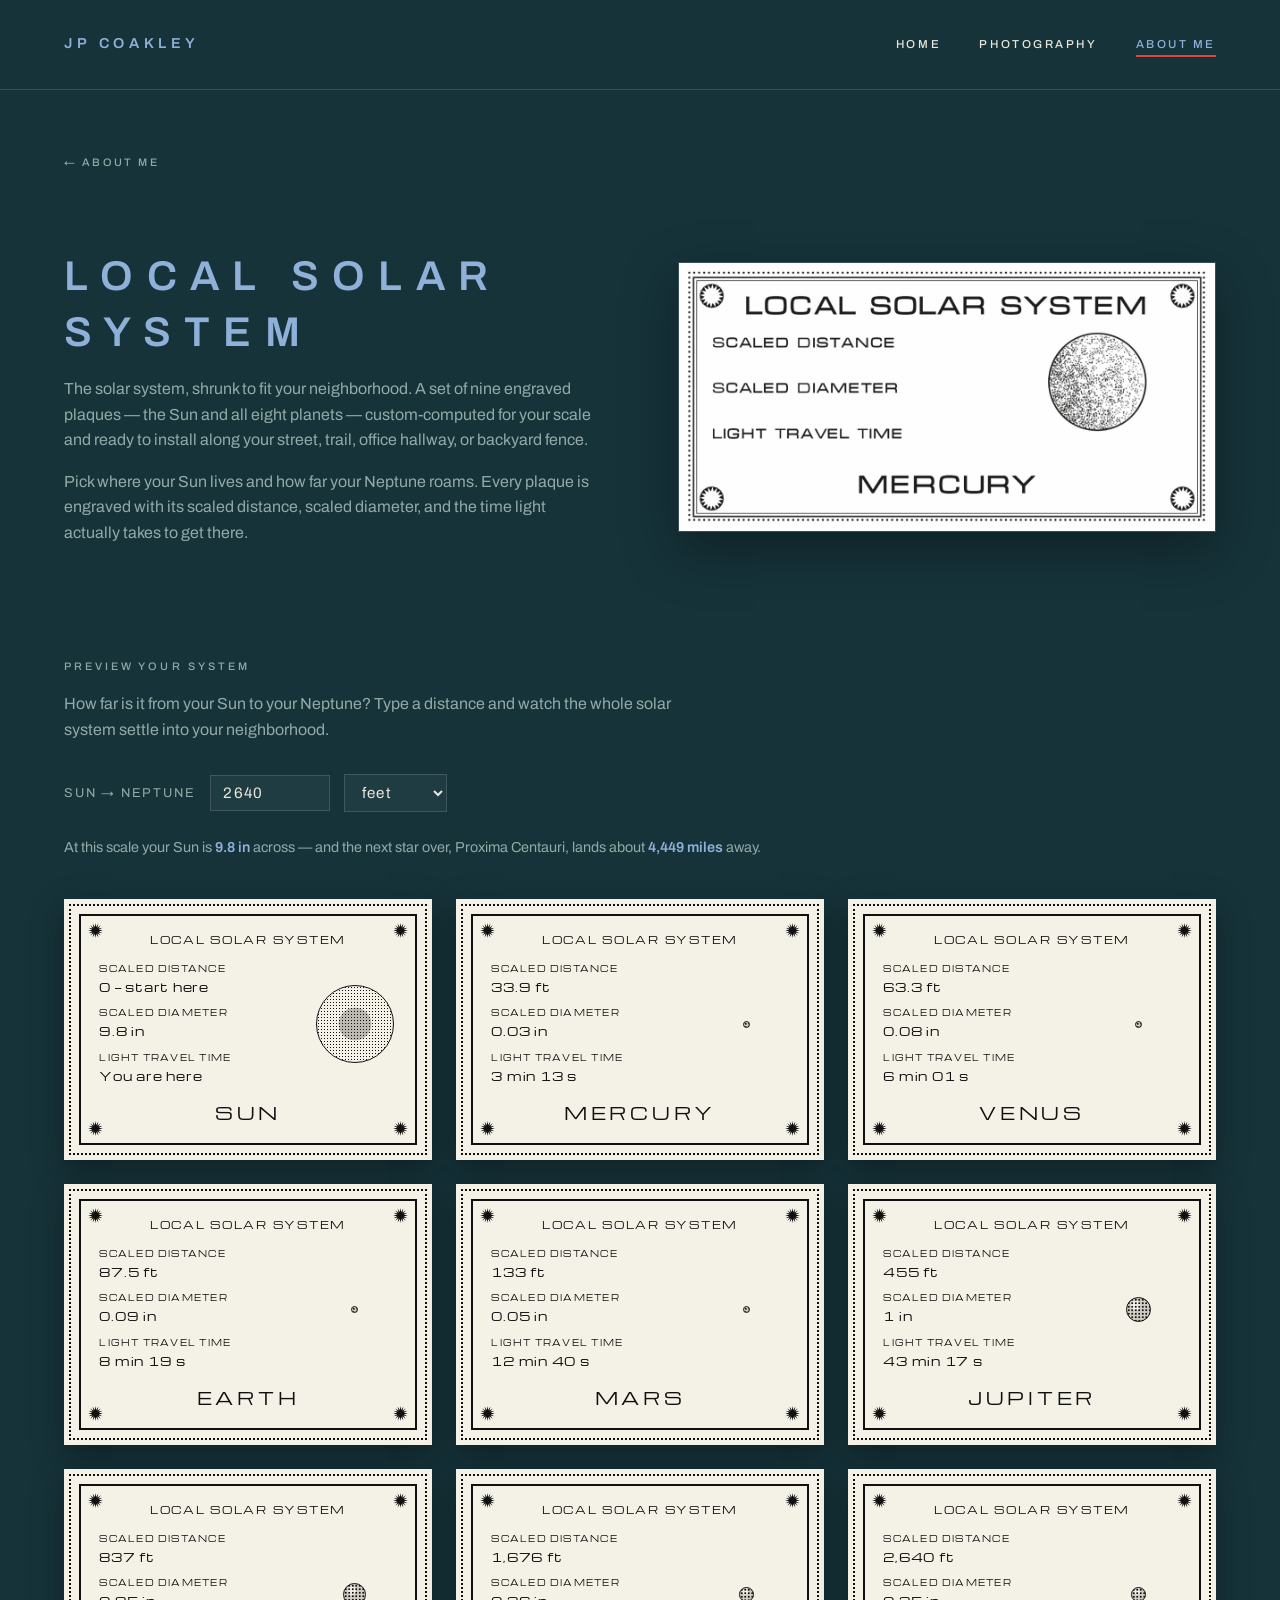
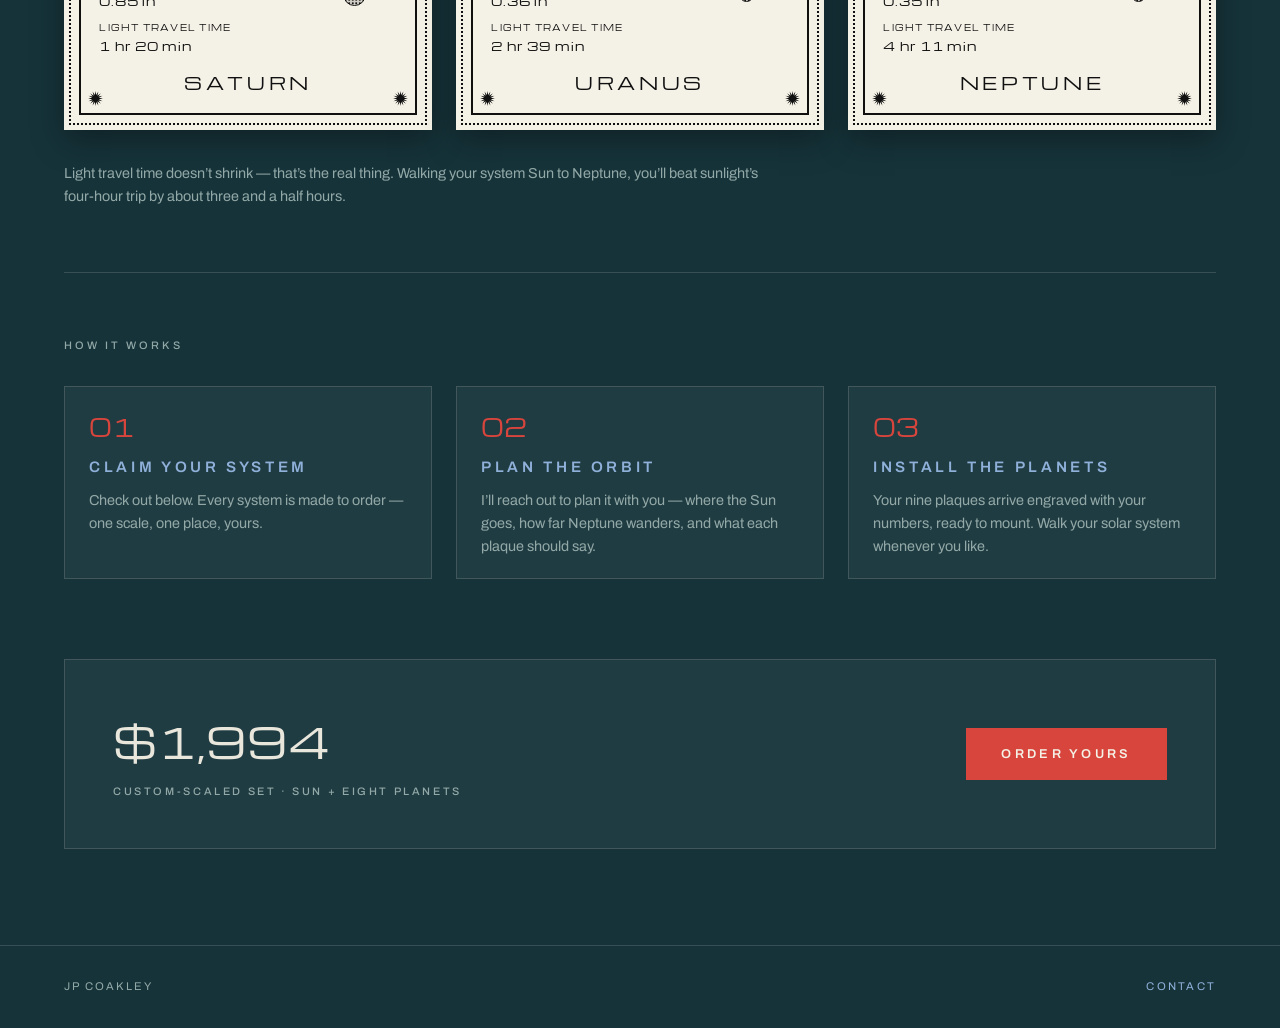
<file: local-solar-system.html>
<!DOCTYPE html>
<html lang="en">
<head>
<meta charset="utf-8">
<meta name="viewport" content="width=device-width, initial-scale=1">
<meta name="robots" content="noindex, nofollow">
<title>Local Solar System — JP Coakley</title>
<meta name="description" content="A custom-scaled model of the solar system for your street, trail, or town — engraved plaques for the Sun and all eight planets, computed for your chosen scale.">
<link rel="preconnect" href="https://fonts.googleapis.com">
<link rel="preconnect" href="https://fonts.gstatic.com" crossorigin>
<link href="https://fonts.googleapis.com/css2?family=Archivo:wght@400;500;600&family=Michroma&display=swap" rel="stylesheet">
<link rel="stylesheet" href="styles.css?v=12">
<style>
  /* ---------- Local Solar System page ---------- */

  .lss-hero {
    display: grid;
    grid-template-columns: minmax(0, 1fr) minmax(0, 1fr);
    gap: clamp(2rem, 6vw, 5rem);
    align-items: center;
    padding: 4rem 0 2rem;
  }
  @media (max-width: 820px) { .lss-hero { grid-template-columns: 1fr; } }

  .lss-hero img {
    width: 100%;
    height: auto;
    display: block;
    border: 1px solid var(--line);
    box-shadow: 0 18px 50px rgba(0, 0, 0, 0.35);
  }

  .lss-section { margin-top: 5rem; }

  .lss-steps {
    display: grid;
    grid-template-columns: repeat(auto-fit, minmax(220px, 1fr));
    gap: 1.5rem;
    margin-top: 2rem;
  }

  .lss-step-num {
    font-family: "Michroma", "Archivo", sans-serif;
    font-size: 1.5rem;
    color: var(--red);
    margin-bottom: 0.6rem;
  }

  /* ---------- scale controls ---------- */

  .lss-controls {
    display: flex;
    flex-wrap: wrap;
    align-items: center;
    gap: 0.9rem;
    margin-top: 2rem;
    font-size: 0.8rem;
    letter-spacing: 0.14em;
    text-transform: uppercase;
    color: var(--muted);
  }

  .lss-controls input, .lss-controls select {
    background: var(--panel);
    border: 1px solid var(--line);
    color: var(--ink);
    font-family: inherit;
    font-size: 0.95rem;
    letter-spacing: 0.08em;
    padding: 0.55rem 0.8rem;
  }

  .lss-controls input { width: 7.5rem; }
  .lss-controls input:focus, .lss-controls select:focus { outline: 2px solid var(--blue); }

  .lss-fact { margin-top: 1.5rem; max-width: 44rem; color: var(--muted); font-size: 0.9rem; }
  .lss-fact strong { color: var(--blue); font-weight: 600; }

  /* ---------- plaques ---------- */

  .plaque-grid {
    display: grid;
    grid-template-columns: repeat(auto-fill, minmax(290px, 1fr));
    gap: 1.5rem;
    margin-top: 2.5rem;
  }

  .plaque {
    background: #F4F1E6;
    color: #101010;
    padding: 8px;
    position: relative;
    box-shadow: 0 10px 30px rgba(0, 0, 0, 0.35);
  }

  .plaque::before {
    content: "";
    position: absolute;
    inset: 5px;
    border: 2px dotted #101010;
    pointer-events: none;
  }

  .plaque-inner {
    border: 2px solid #101010;
    margin: 7px;
    padding: 1.1rem 1.15rem 1rem;
    position: relative;
    font-family: "Michroma", "Archivo", sans-serif;
  }

  .plaque-star {
    position: absolute;
    width: 15px;
    height: 15px;
    color: #101010;
  }
  .plaque-star.tl { top: 7px;  left: 7px; }
  .plaque-star.tr { top: 7px;  right: 7px; }
  .plaque-star.bl { bottom: 7px; left: 7px; }
  .plaque-star.br { bottom: 7px; right: 7px; }

  .plaque-title {
    text-align: center;
    font-size: 0.6rem;
    letter-spacing: 0.18em;
    text-transform: uppercase;
    margin-bottom: 0.9rem;
  }

  .plaque-body {
    display: flex;
    align-items: center;
    justify-content: space-between;
    gap: 0.9rem;
    min-height: 96px;
  }

  .plaque-rows { flex: 1 1 auto; }

  .plaque-row { margin-bottom: 0.65rem; }
  .plaque-row:last-child { margin-bottom: 0; }

  .plaque-label {
    font-size: 0.48rem;
    letter-spacing: 0.16em;
    text-transform: uppercase;
  }

  .plaque-value {
    font-size: 0.78rem;
    letter-spacing: 0.06em;
    margin-top: 0.1rem;
  }

  .plaque-orb-box {
    flex: 0 0 84px;
    height: 84px;
    display: flex;
    align-items: center;
    justify-content: center;
  }

  .plaque-orb {
    border-radius: 50%;
    border: 1.5px solid #101010;
    background:
      radial-gradient(circle at 38% 32%, transparent 0 22%, rgba(16,16,16,0.16) 23% 0),
      radial-gradient(#101010 0.7px, transparent 1px);
    background-size: 100% 100%, 3.5px 3.5px;
  }

  .plaque-orb.sun {
    background:
      radial-gradient(circle at 50% 50%, rgba(16,16,16,0.25) 0 30%, transparent 31%),
      radial-gradient(#101010 0.7px, transparent 1px);
    background-size: 100% 100%, 3px 3px;
  }

  .plaque-name {
    text-align: center;
    font-size: 1.05rem;
    letter-spacing: 0.22em;
    text-transform: uppercase;
    margin-top: 0.9rem;
    white-space: nowrap;
  }

  /* ---------- buy ---------- */

  .lss-buy {
    margin-top: 5rem;
    border: 1px solid var(--line);
    background: var(--panel);
    padding: clamp(1.75rem, 4vw, 3rem);
    display: flex;
    flex-wrap: wrap;
    align-items: center;
    justify-content: space-between;
    gap: 2rem;
  }

  .lss-price {
    font-family: "Michroma", "Archivo", sans-serif;
    font-size: clamp(1.8rem, 4vw, 2.6rem);
    color: var(--ink);
  }

  .lss-price small {
    display: block;
    font-family: "Archivo", sans-serif;
    font-size: 0.68rem;
    font-weight: 500;
    letter-spacing: 0.24em;
    text-transform: uppercase;
    color: var(--muted);
    margin-top: 0.5rem;
  }

  .lss-buy-btn {
    display: inline-block;
    font-size: 0.8rem;
    font-weight: 600;
    letter-spacing: 0.26em;
    text-transform: uppercase;
    color: #F4F1E6;
    background: var(--red);
    padding: 1rem 2.2rem;
    text-decoration: none;
    transition: transform 120ms ease, background 120ms ease;
  }

  .lss-buy-btn:hover { transform: translateY(-2px); background: #E85A50; }
</style>
</head>
<body>

<header>
  <a class="site-name" href="index.html">JP&nbsp;Coakley</a>
  <nav>
    <a href="index.html">Home</a>
    <a href="photography.html">Photography</a>
    <a href="about.html" class="active">About Me</a>
  </nav>
</header>

<main>
  <p class="kicker" style="margin-top:4rem"><a class="crumb" href="about.html">&larr; About Me</a></p>

  <div class="lss-hero">
    <div>
      <h1 class="page-title wordmark" style="margin-top:0">Local Solar System</h1>
      <p class="lede">
        The solar system, shrunk to fit your neighborhood. A set of nine engraved
        plaques — the Sun and all eight planets — custom-computed for your scale
        and ready to install along your street, trail, office hallway, or backyard fence.
      </p>
      <p class="lede">
        Pick where your Sun lives and how far your Neptune roams. Every plaque is
        engraved with its scaled distance, scaled diameter, and the time light
        actually takes to get there.
      </p>
    </div>
    <img src="assets/local-solar-system/plaque-mercury.png" alt="Local Solar System plaque for Mercury, showing fields for scaled distance, scaled diameter, and light travel time">
  </div>

  <section class="lss-section">
    <p class="kicker">Preview Your System</p>
    <p class="lede">
      How far is it from your Sun to your Neptune? Type a distance and watch the
      whole solar system settle into your neighborhood.
    </p>

    <div class="lss-controls">
      <label for="lss-distance">Sun&nbsp;&rarr;&nbsp;Neptune</label>
      <input id="lss-distance" type="number" inputmode="decimal" min="1" value="2640">
      <select id="lss-unit" aria-label="Unit">
        <option value="ft" selected>feet</option>
        <option value="m">meters</option>
      </select>
    </div>

    <p class="lss-fact" id="lss-fact"></p>

    <div class="plaque-grid" id="lss-plaques"></div>

    <p class="lss-fact" style="margin-top:2rem">
      Light travel time doesn&rsquo;t shrink — that&rsquo;s the real thing. Walking
      your system Sun to Neptune, you&rsquo;ll beat sunlight&rsquo;s four-hour trip
      by about three and a half hours.
    </p>
  </section>

  <hr class="rule">

  <section>
    <p class="kicker">How It Works</p>
    <div class="lss-steps">
      <div class="card">
        <div class="lss-step-num">01</div>
        <h2>Claim your system</h2>
        <p>Check out below. Every system is made to order — one scale, one place, yours.</p>
      </div>
      <div class="card">
        <div class="lss-step-num">02</div>
        <h2>Plan the orbit</h2>
        <p>I&rsquo;ll reach out to plan it with you — where the Sun goes, how far Neptune wanders, and what each plaque should say.</p>
      </div>
      <div class="card">
        <div class="lss-step-num">03</div>
        <h2>Install the planets</h2>
        <p>Your nine plaques arrive engraved with your numbers, ready to mount. Walk your solar system whenever you like.</p>
      </div>
    </div>
  </section>

  <section class="lss-buy" id="buy">
    <div class="lss-price">
      $1,994
      <small>Custom-scaled set &middot; Sun + eight planets</small>
    </div>
    <!-- TODO: swap href for the Stripe Payment Link (buy.stripe.com/...) when created -->
    <a class="lss-buy-btn" href="mailto:jpcoakley@gmail.com?subject=Local%20Solar%20System%20order">Order Yours</a>
  </section>
</main>

<footer>
  <span>JP Coakley</span>
  <a class="contact-link" href="mailto:jpcoakley@gmail.com">Contact</a>
</footer>

<svg width="0" height="0" style="position:absolute" aria-hidden="true">
  <defs>
    <polygon id="lss-star" points="10.00,0.00 9.10,5.49 6.17,0.76 7.44,6.18 2.93,2.93 6.18,7.44 0.76,6.17 5.49,9.10 0.00,10.00 5.49,10.90 0.76,13.83 6.18,12.56 2.93,17.07 7.44,13.82 6.17,19.24 9.10,14.51 10.00,20.00 10.90,14.51 13.83,19.24 12.56,13.82 17.07,17.07 13.82,12.56 19.24,13.83 14.51,10.90 20.00,10.00 14.51,9.10 19.24,6.17 13.82,7.44 17.07,2.93 12.56,6.18 13.83,0.76 10.90,5.49" fill="currentColor"/>
  </defs>
</svg>

<script>
(function () {
  "use strict";

  // km from the Sun, km diameter, minutes of light travel from the Sun
  var BODIES = [
    { name: "Sun",     dist: 0,          diam: 1391400, light: 0 },
    { name: "Mercury", dist: 57.9e6,     diam: 4879,    light: 3.22 },
    { name: "Venus",   dist: 108.2e6,    diam: 12104,   light: 6.02 },
    { name: "Earth",   dist: 149.6e6,    diam: 12756,   light: 8.32 },
    { name: "Mars",    dist: 227.9e6,    diam: 6792,    light: 12.67 },
    { name: "Jupiter", dist: 778.5e6,    diam: 142984,  light: 43.28 },
    { name: "Saturn",  dist: 1432.0e6,   diam: 120536,  light: 79.61 },
    { name: "Uranus",  dist: 2867.0e6,   diam: 51118,   light: 159.39 },
    { name: "Neptune", dist: 4515.0e6,   diam: 49528,   light: 251.02 }
  ];
  var NEPTUNE_KM = 4515.0e6;
  var PROXIMA_KM = 4.017e13;          // Proxima Centauri, 4.246 light-years

  var input = document.getElementById("lss-distance");
  var unitSel = document.getElementById("lss-unit");
  var grid = document.getElementById("lss-plaques");
  var fact = document.getElementById("lss-fact");

  function starCorners() {
    var html = "";
    ["tl", "tr", "bl", "br"].forEach(function (pos) {
      html += '<svg class="plaque-star ' + pos + '" viewBox="0 0 20 20"><use href="#lss-star"/></svg>';
    });
    return html;
  }

  function fmt(n, digits) {
    return n.toLocaleString("en-US", {
      minimumFractionDigits: 0,
      maximumFractionDigits: digits
    });
  }

  // large distance along the walk
  function fmtDistance(ft, metric) {
    if (metric) {
      var m = ft;                                    // already meters
      return m < 100 ? fmt(m, 1) + " m" : fmt(Math.round(m), 0) + " m";
    }
    return ft < 100 ? fmt(ft, 1) + " ft" : fmt(Math.round(ft), 0) + " ft";
  }

  // small size — pick a unit that keeps the number readable
  function fmtSize(ft, metric) {
    if (metric) {
      var mm = ft * 1000;                            // ft var holds meters here
      if (mm < 10)   return fmt(mm, 1) + " mm";
      if (mm < 1000) return fmt(Math.round(mm), 0) + " mm";
      return fmt(ft, 2) + " m";
    }
    var inches = ft * 12;
    if (inches < 1)  return fmt(inches, 2) + " in";
    if (inches < 48) return fmt(inches, 1) + " in";
    return fmt(ft, 1) + " ft";
  }

  function fmtLight(min) {
    if (min === 0) return "You are here";
    if (min < 60) {
      var whole = Math.floor(min);
      var sec = Math.round((min - whole) * 60);
      return whole + " min " + (sec < 10 ? "0" : "") + sec + " s";
    }
    var h = Math.floor(min / 60);
    var m = Math.round(min % 60);
    return h + " hr " + m + " min";
  }

  // orb pixels: sqrt-compressed so Mercury stays visible next to the Sun
  function orbPx(diamKm) {
    var px = 78 * Math.sqrt(diamKm / 1391400);
    return Math.max(7, Math.round(px));
  }

  function render() {
    var val = parseFloat(input.value);
    var metric = unitSel.value === "m";
    if (!isFinite(val) || val <= 0) return;

    var scale = val / NEPTUNE_KM;                    // (ft or m) per km
    var html = "";

    BODIES.forEach(function (b) {
      var distTxt = b.dist === 0 ? "0 — start here" : fmtDistance(b.dist * scale, metric);
      var diamTxt = fmtSize(b.diam * scale, metric);
      var d = orbPx(b.diam);
      html +=
        '<div class="plaque">' +
          '<div class="plaque-inner">' + starCorners() +
            '<div class="plaque-title">Local Solar System</div>' +
            '<div class="plaque-body">' +
              '<div class="plaque-rows">' +
                '<div class="plaque-row"><div class="plaque-label">Scaled Distance</div><div class="plaque-value">' + distTxt + "</div></div>" +
                '<div class="plaque-row"><div class="plaque-label">Scaled Diameter</div><div class="plaque-value">' + diamTxt + "</div></div>" +
                '<div class="plaque-row"><div class="plaque-label">Light Travel Time</div><div class="plaque-value">' + fmtLight(b.light) + "</div></div>" +
              "</div>" +
              '<div class="plaque-orb-box"><div class="plaque-orb' + (b.name === "Sun" ? " sun" : "") + '" style="width:' + d + "px;height:" + d + 'px"></div></div>' +
            "</div>" +
            '<div class="plaque-name">' + b.name + "</div>" +
          "</div>" +
        "</div>";
    });

    grid.innerHTML = html;

    var sunSize = fmtSize(1391400 * scale, metric);
    var proxima = PROXIMA_KM * scale;                // ft or m
    var proximaTxt = metric
      ? fmt(Math.round(proxima / 1000), 0) + " km"
      : fmt(Math.round(proxima / 5280), 0) + " miles";
    fact.innerHTML = "At this scale your Sun is <strong>" + sunSize +
      "</strong> across — and the next star over, Proxima Centauri, lands about <strong>" +
      proximaTxt + "</strong> away.";
  }

  input.addEventListener("input", render);
  unitSel.addEventListener("change", render);
  render();
})();
</script>

</body>
</html>
</file>
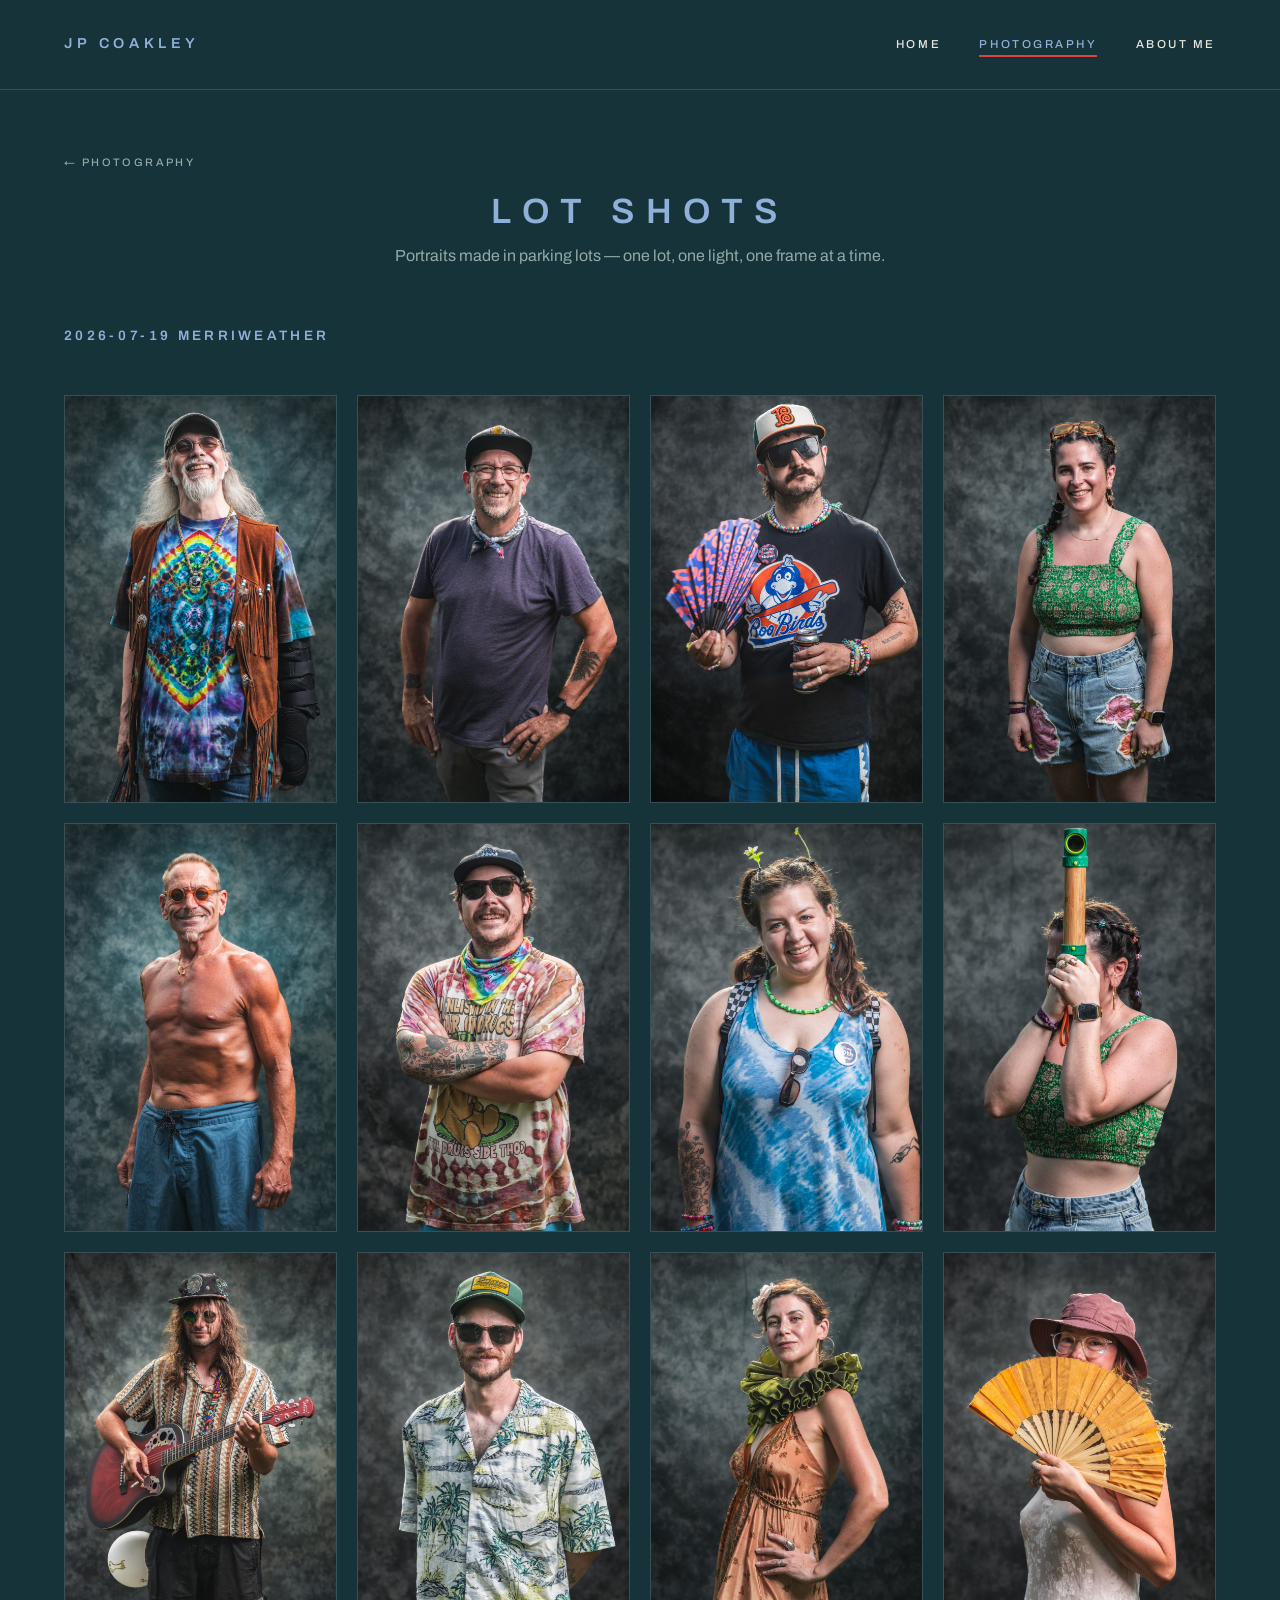
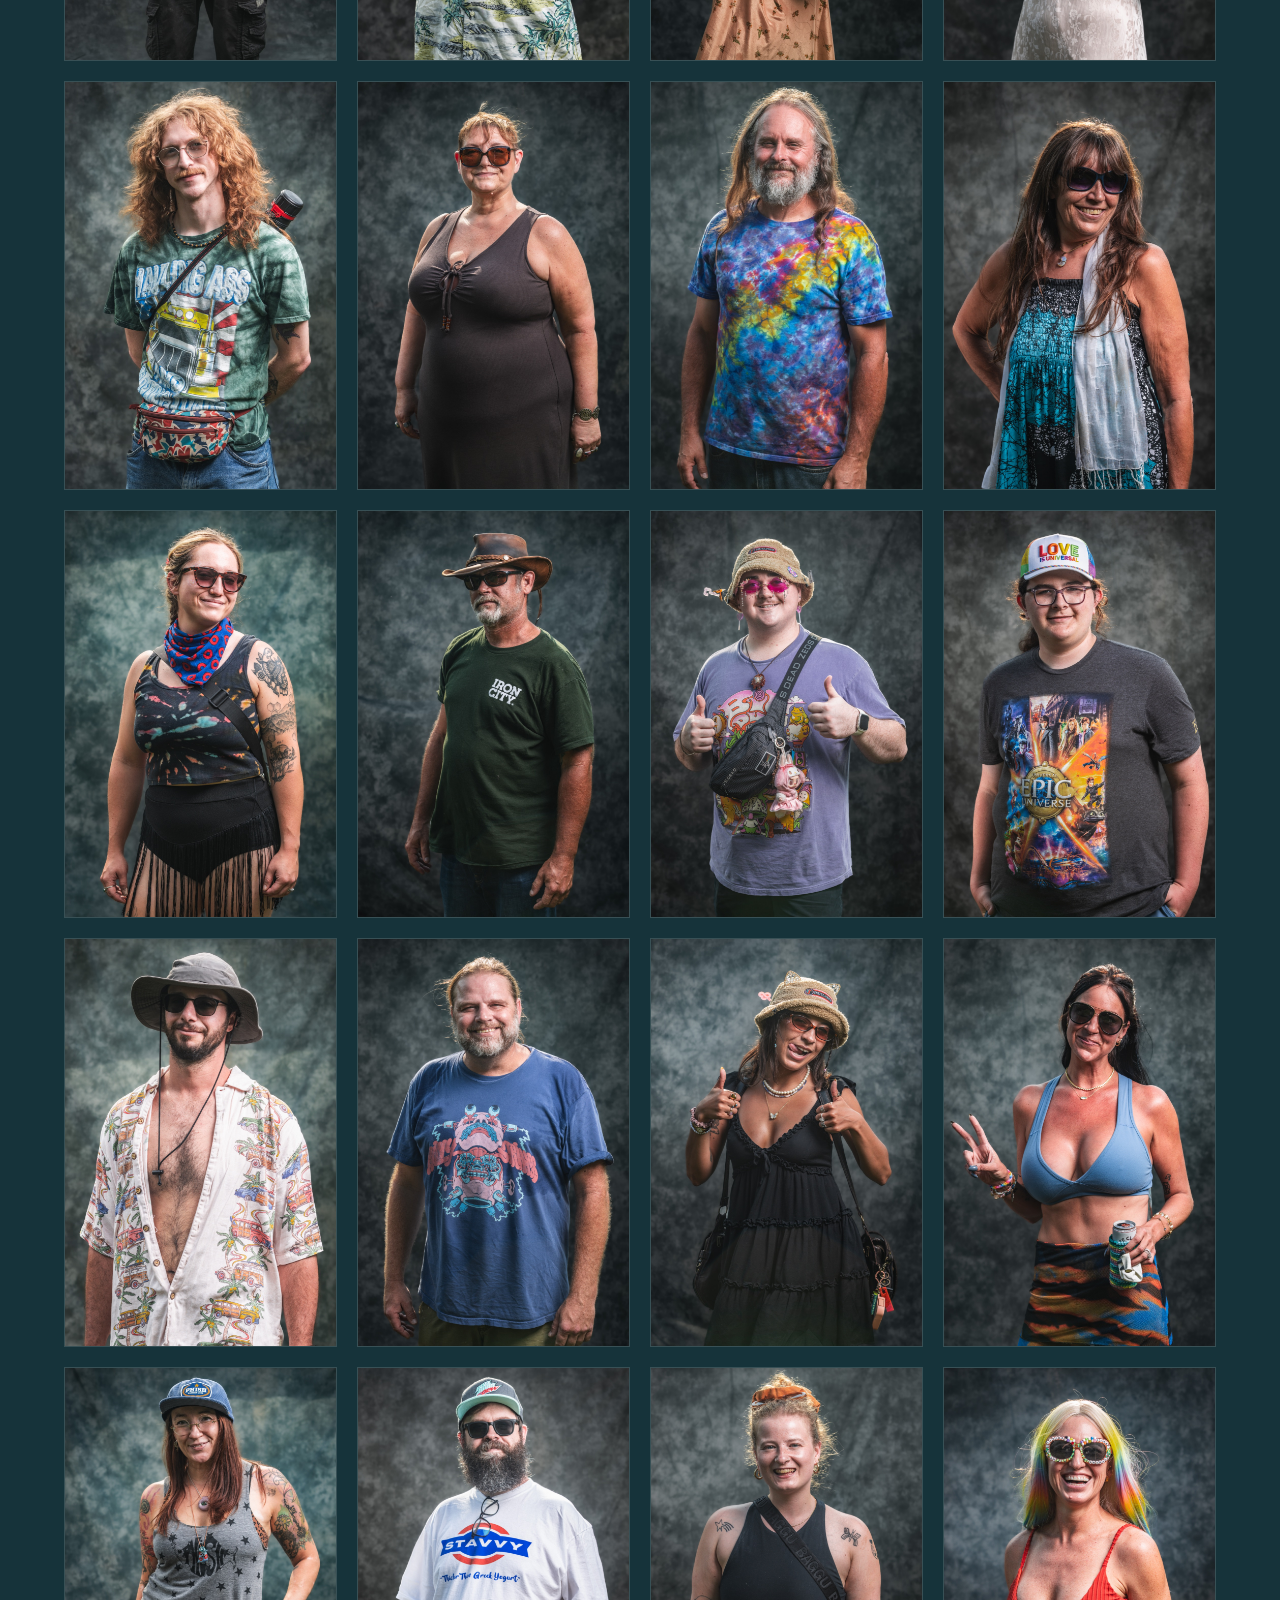
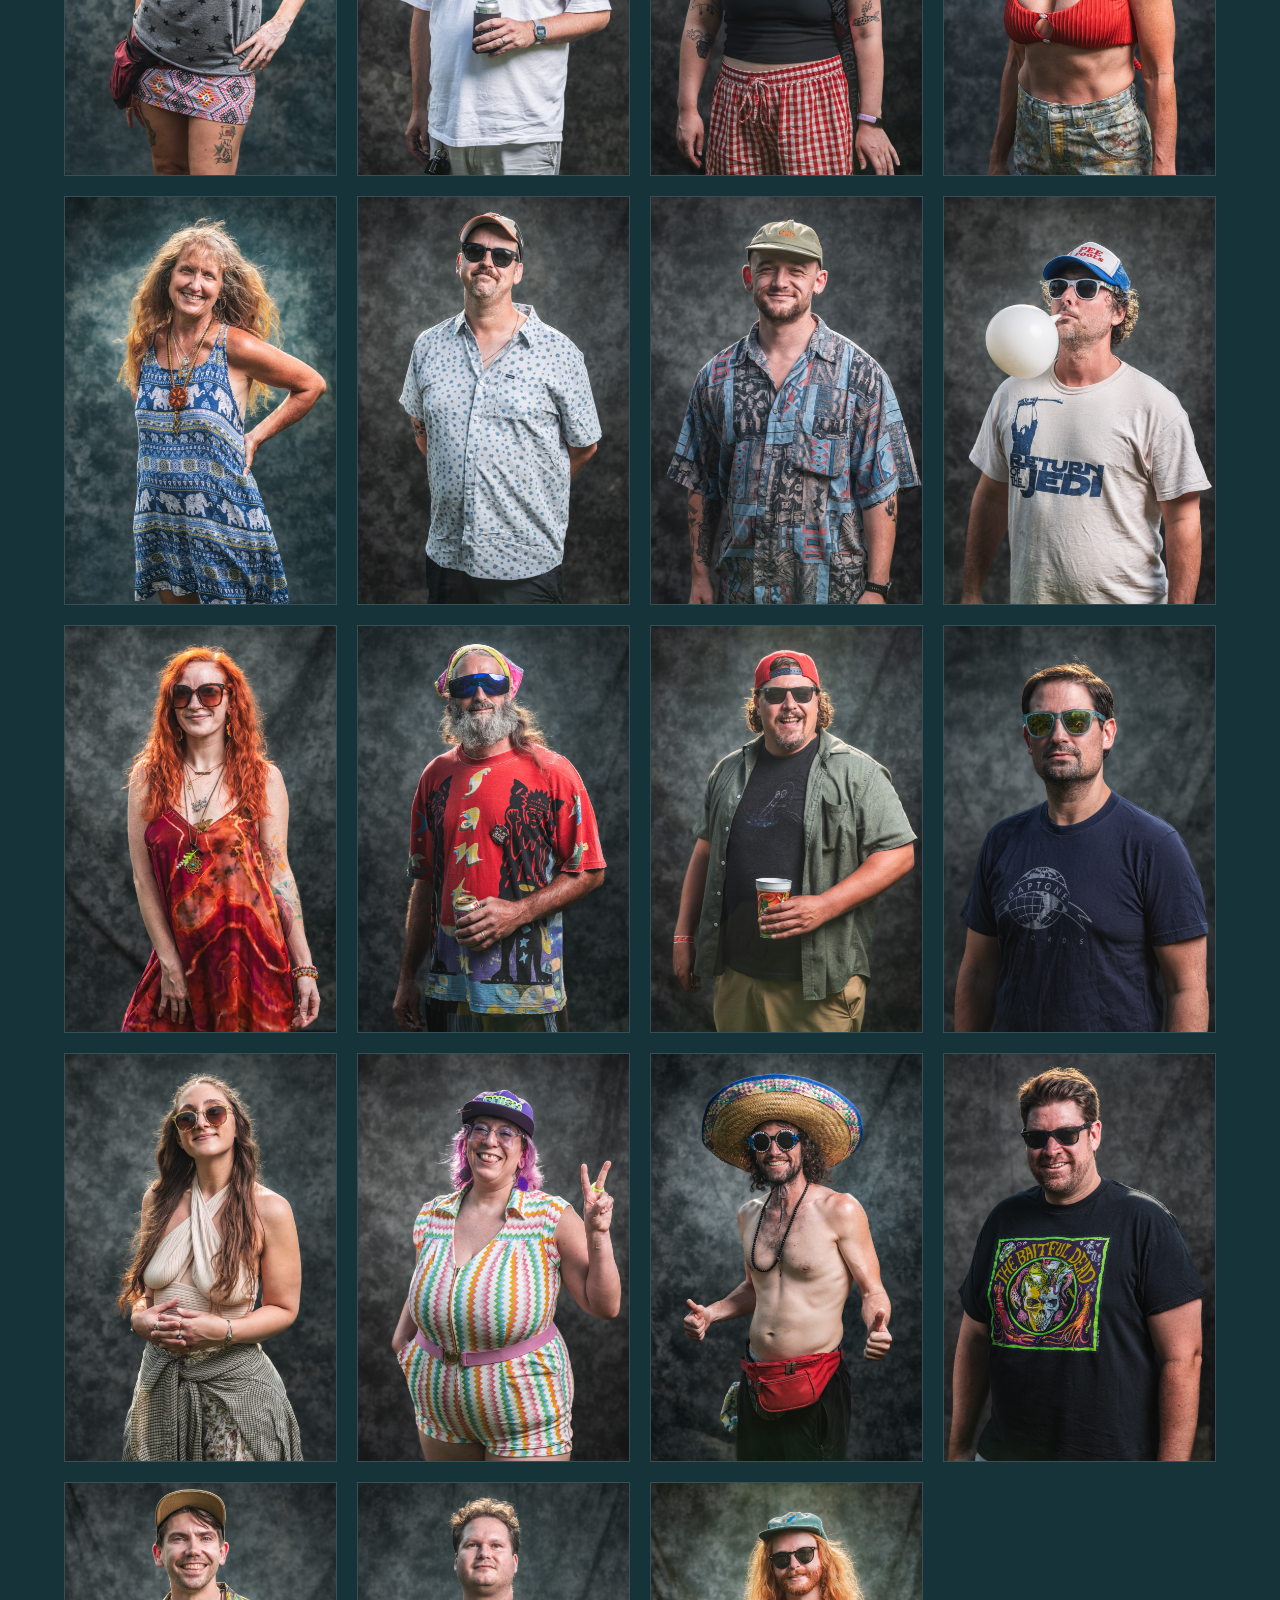
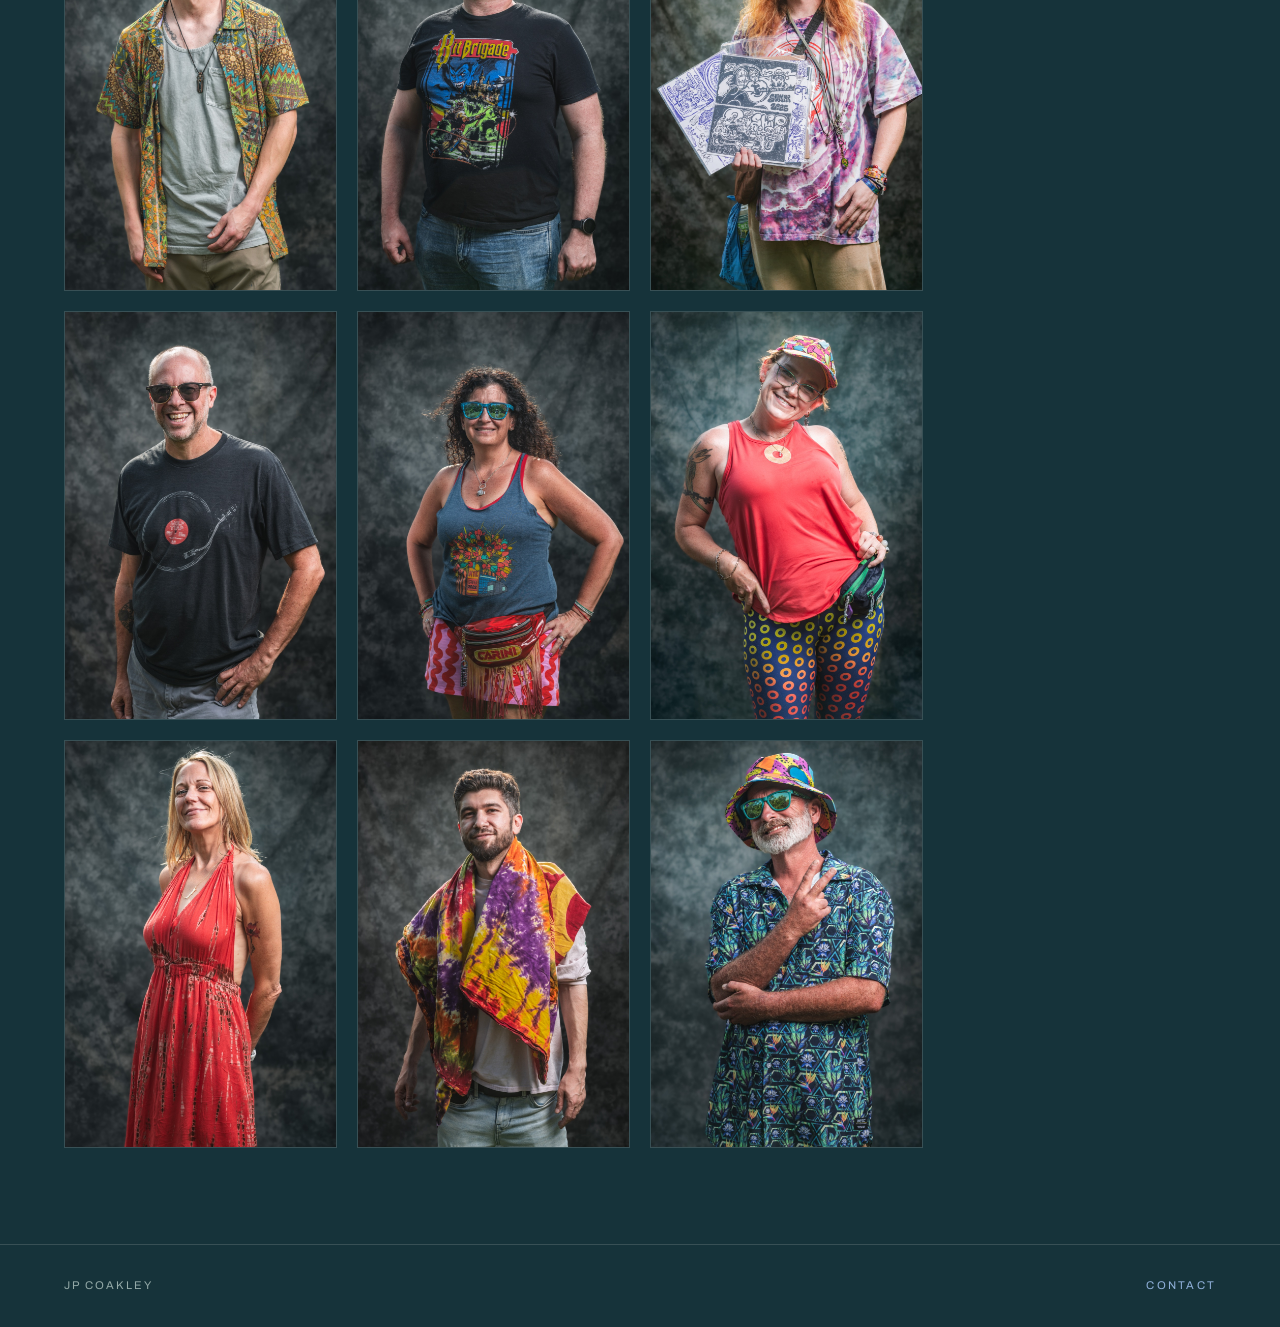
<file: lot-shots.html>
<!DOCTYPE html>
<!-- generated-series-page -->
<html lang="en">
<head>
<meta charset="utf-8">
<meta name="viewport" content="width=device-width, initial-scale=1">
<meta name="robots" content="noindex, nofollow">
<title>Lot Shots — JP Coakley</title>
<link rel="preconnect" href="https://fonts.googleapis.com">
<link rel="preconnect" href="https://fonts.gstatic.com" crossorigin>
<link href="https://fonts.googleapis.com/css2?family=Archivo:wght@400;500;600&display=swap" rel="stylesheet">
<link rel="stylesheet" href="styles.css?v=12">
<script src="gallery.js?v=2" defer></script>
</head>
<body>

<header>
  <a class="site-name" href="index.html">JP&nbsp;Coakley</a>
  <nav>
    <a href="index.html">Home</a>
    <a href="photography.html" class="active">Photography</a>
    <a href="about.html">About Me</a>
  </nav>
</header>

<main>
  <p class="kicker" style="margin-top:4rem"><a class="crumb" href="photography.html">&larr; Photography</a></p>

  <h1 class="series-title wordmark">Lot Shots</h1>
  <p class="lede" style="margin:0 auto; text-align:center">
    Portraits made in parking lots — one lot, one light, one frame at a time.
  </p>

  <h3 class="collection-title">2026-07-19 Merriweather</h3>
  <div class="gallery">
      <a class="frame" href="assets/lot-shots/2026-07-19-merriweather/CAN_5089.jpg" target="_blank"><img src="assets/lot-shots/2026-07-19-merriweather/CAN_5089.jpg" alt="" loading="lazy"></a>
      <a class="frame" href="assets/lot-shots/2026-07-19-merriweather/CAN_5091.jpg" target="_blank"><img src="assets/lot-shots/2026-07-19-merriweather/CAN_5091.jpg" alt="" loading="lazy"></a>
      <a class="frame" href="assets/lot-shots/2026-07-19-merriweather/CAN_5095.jpg" target="_blank"><img src="assets/lot-shots/2026-07-19-merriweather/CAN_5095.jpg" alt="" loading="lazy"></a>
      <a class="frame" href="assets/lot-shots/2026-07-19-merriweather/CAN_5099.jpg" target="_blank"><img src="assets/lot-shots/2026-07-19-merriweather/CAN_5099.jpg" alt="" loading="lazy"></a>
      <a class="frame" href="assets/lot-shots/2026-07-19-merriweather/CAN_5108.jpg" target="_blank"><img src="assets/lot-shots/2026-07-19-merriweather/CAN_5108.jpg" alt="" loading="lazy"></a>
      <a class="frame" href="assets/lot-shots/2026-07-19-merriweather/CAN_5110.jpg" target="_blank"><img src="assets/lot-shots/2026-07-19-merriweather/CAN_5110.jpg" alt="" loading="lazy"></a>
      <a class="frame" href="assets/lot-shots/2026-07-19-merriweather/CAN_5114.jpg" target="_blank"><img src="assets/lot-shots/2026-07-19-merriweather/CAN_5114.jpg" alt="" loading="lazy"></a>
      <a class="frame" href="assets/lot-shots/2026-07-19-merriweather/CAN_5121.jpg" target="_blank"><img src="assets/lot-shots/2026-07-19-merriweather/CAN_5121.jpg" alt="" loading="lazy"></a>
      <a class="frame" href="assets/lot-shots/2026-07-19-merriweather/CAN_5125.jpg" target="_blank"><img src="assets/lot-shots/2026-07-19-merriweather/CAN_5125.jpg" alt="" loading="lazy"></a>
      <a class="frame" href="assets/lot-shots/2026-07-19-merriweather/CAN_5126.jpg" target="_blank"><img src="assets/lot-shots/2026-07-19-merriweather/CAN_5126.jpg" alt="" loading="lazy"></a>
      <a class="frame" href="assets/lot-shots/2026-07-19-merriweather/CAN_5128.jpg" target="_blank"><img src="assets/lot-shots/2026-07-19-merriweather/CAN_5128.jpg" alt="" loading="lazy"></a>
      <a class="frame" href="assets/lot-shots/2026-07-19-merriweather/CAN_5133.jpg" target="_blank"><img src="assets/lot-shots/2026-07-19-merriweather/CAN_5133.jpg" alt="" loading="lazy"></a>
      <a class="frame" href="assets/lot-shots/2026-07-19-merriweather/CAN_5134.jpg" target="_blank"><img src="assets/lot-shots/2026-07-19-merriweather/CAN_5134.jpg" alt="" loading="lazy"></a>
      <a class="frame" href="assets/lot-shots/2026-07-19-merriweather/CAN_5141.jpg" target="_blank"><img src="assets/lot-shots/2026-07-19-merriweather/CAN_5141.jpg" alt="" loading="lazy"></a>
      <a class="frame" href="assets/lot-shots/2026-07-19-merriweather/CAN_5146.jpg" target="_blank"><img src="assets/lot-shots/2026-07-19-merriweather/CAN_5146.jpg" alt="" loading="lazy"></a>
      <a class="frame" href="assets/lot-shots/2026-07-19-merriweather/CAN_5149.jpg" target="_blank"><img src="assets/lot-shots/2026-07-19-merriweather/CAN_5149.jpg" alt="" loading="lazy"></a>
      <a class="frame" href="assets/lot-shots/2026-07-19-merriweather/CAN_5155.jpg" target="_blank"><img src="assets/lot-shots/2026-07-19-merriweather/CAN_5155.jpg" alt="" loading="lazy"></a>
      <a class="frame" href="assets/lot-shots/2026-07-19-merriweather/CAN_5156.jpg" target="_blank"><img src="assets/lot-shots/2026-07-19-merriweather/CAN_5156.jpg" alt="" loading="lazy"></a>
      <a class="frame" href="assets/lot-shots/2026-07-19-merriweather/CAN_5162.jpg" target="_blank"><img src="assets/lot-shots/2026-07-19-merriweather/CAN_5162.jpg" alt="" loading="lazy"></a>
      <a class="frame" href="assets/lot-shots/2026-07-19-merriweather/CAN_5165.jpg" target="_blank"><img src="assets/lot-shots/2026-07-19-merriweather/CAN_5165.jpg" alt="" loading="lazy"></a>
      <a class="frame" href="assets/lot-shots/2026-07-19-merriweather/CAN_5169.jpg" target="_blank"><img src="assets/lot-shots/2026-07-19-merriweather/CAN_5169.jpg" alt="" loading="lazy"></a>
      <a class="frame" href="assets/lot-shots/2026-07-19-merriweather/CAN_5173.jpg" target="_blank"><img src="assets/lot-shots/2026-07-19-merriweather/CAN_5173.jpg" alt="" loading="lazy"></a>
      <a class="frame" href="assets/lot-shots/2026-07-19-merriweather/CAN_5177.jpg" target="_blank"><img src="assets/lot-shots/2026-07-19-merriweather/CAN_5177.jpg" alt="" loading="lazy"></a>
      <a class="frame" href="assets/lot-shots/2026-07-19-merriweather/CAN_5179.jpg" target="_blank"><img src="assets/lot-shots/2026-07-19-merriweather/CAN_5179.jpg" alt="" loading="lazy"></a>
      <a class="frame" href="assets/lot-shots/2026-07-19-merriweather/CAN_5182.jpg" target="_blank"><img src="assets/lot-shots/2026-07-19-merriweather/CAN_5182.jpg" alt="" loading="lazy"></a>
      <a class="frame" href="assets/lot-shots/2026-07-19-merriweather/CAN_5186.jpg" target="_blank"><img src="assets/lot-shots/2026-07-19-merriweather/CAN_5186.jpg" alt="" loading="lazy"></a>
      <a class="frame" href="assets/lot-shots/2026-07-19-merriweather/CAN_5191.jpg" target="_blank"><img src="assets/lot-shots/2026-07-19-merriweather/CAN_5191.jpg" alt="" loading="lazy"></a>
      <a class="frame" href="assets/lot-shots/2026-07-19-merriweather/CAN_5194.jpg" target="_blank"><img src="assets/lot-shots/2026-07-19-merriweather/CAN_5194.jpg" alt="" loading="lazy"></a>
      <a class="frame" href="assets/lot-shots/2026-07-19-merriweather/CAN_5201.jpg" target="_blank"><img src="assets/lot-shots/2026-07-19-merriweather/CAN_5201.jpg" alt="" loading="lazy"></a>
      <a class="frame" href="assets/lot-shots/2026-07-19-merriweather/CAN_5209.jpg" target="_blank"><img src="assets/lot-shots/2026-07-19-merriweather/CAN_5209.jpg" alt="" loading="lazy"></a>
      <a class="frame" href="assets/lot-shots/2026-07-19-merriweather/CAN_5211.jpg" target="_blank"><img src="assets/lot-shots/2026-07-19-merriweather/CAN_5211.jpg" alt="" loading="lazy"></a>
      <a class="frame" href="assets/lot-shots/2026-07-19-merriweather/CAN_5216.jpg" target="_blank"><img src="assets/lot-shots/2026-07-19-merriweather/CAN_5216.jpg" alt="" loading="lazy"></a>
      <a class="frame" href="assets/lot-shots/2026-07-19-merriweather/CAN_5218.jpg" target="_blank"><img src="assets/lot-shots/2026-07-19-merriweather/CAN_5218.jpg" alt="" loading="lazy"></a>
      <a class="frame" href="assets/lot-shots/2026-07-19-merriweather/CAN_5219.jpg" target="_blank"><img src="assets/lot-shots/2026-07-19-merriweather/CAN_5219.jpg" alt="" loading="lazy"></a>
      <a class="frame" href="assets/lot-shots/2026-07-19-merriweather/CAN_5224.jpg" target="_blank"><img src="assets/lot-shots/2026-07-19-merriweather/CAN_5224.jpg" alt="" loading="lazy"></a>
      <a class="frame" href="assets/lot-shots/2026-07-19-merriweather/CAN_5233.jpg" target="_blank"><img src="assets/lot-shots/2026-07-19-merriweather/CAN_5233.jpg" alt="" loading="lazy"></a>
      <a class="frame" href="assets/lot-shots/2026-07-19-merriweather/CAN_5237.jpg" target="_blank"><img src="assets/lot-shots/2026-07-19-merriweather/CAN_5237.jpg" alt="" loading="lazy"></a>
      <a class="frame" href="assets/lot-shots/2026-07-19-merriweather/CAN_5239.jpg" target="_blank"><img src="assets/lot-shots/2026-07-19-merriweather/CAN_5239.jpg" alt="" loading="lazy"></a>
      <a class="frame" href="assets/lot-shots/2026-07-19-merriweather/CAN_5246.jpg" target="_blank"><img src="assets/lot-shots/2026-07-19-merriweather/CAN_5246.jpg" alt="" loading="lazy"></a>
      <a class="frame" href="assets/lot-shots/2026-07-19-merriweather/CAN_5251.jpg" target="_blank"><img src="assets/lot-shots/2026-07-19-merriweather/CAN_5251.jpg" alt="" loading="lazy"></a>
      <a class="frame" href="assets/lot-shots/2026-07-19-merriweather/CAN_5258.jpg" target="_blank"><img src="assets/lot-shots/2026-07-19-merriweather/CAN_5258.jpg" alt="" loading="lazy"></a>
      <a class="frame" href="assets/lot-shots/2026-07-19-merriweather/CAN_5260.jpg" target="_blank"><img src="assets/lot-shots/2026-07-19-merriweather/CAN_5260.jpg" alt="" loading="lazy"></a>
      <a class="frame" href="assets/lot-shots/2026-07-19-merriweather/CAN_5270.jpg" target="_blank"><img src="assets/lot-shots/2026-07-19-merriweather/CAN_5270.jpg" alt="" loading="lazy"></a>
      <a class="frame" href="assets/lot-shots/2026-07-19-merriweather/CAN_5275.jpg" target="_blank"><img src="assets/lot-shots/2026-07-19-merriweather/CAN_5275.jpg" alt="" loading="lazy"></a>
      <a class="frame" href="assets/lot-shots/2026-07-19-merriweather/CAN_5278.jpg" target="_blank"><img src="assets/lot-shots/2026-07-19-merriweather/CAN_5278.jpg" alt="" loading="lazy"></a>
      <a class="frame" href="assets/lot-shots/2026-07-19-merriweather/CAN_5282.jpg" target="_blank"><img src="assets/lot-shots/2026-07-19-merriweather/CAN_5282.jpg" alt="" loading="lazy"></a>
      <a class="frame" href="assets/lot-shots/2026-07-19-merriweather/CAN_5286.jpg" target="_blank"><img src="assets/lot-shots/2026-07-19-merriweather/CAN_5286.jpg" alt="" loading="lazy"></a>
      <a class="frame" href="assets/lot-shots/2026-07-19-merriweather/CAN_5292.jpg" target="_blank"><img src="assets/lot-shots/2026-07-19-merriweather/CAN_5292.jpg" alt="" loading="lazy"></a>
      <a class="frame" href="assets/lot-shots/2026-07-19-merriweather/CAN_5295.jpg" target="_blank"><img src="assets/lot-shots/2026-07-19-merriweather/CAN_5295.jpg" alt="" loading="lazy"></a>
  </div>
</main>

<footer>
  <span>JP Coakley</span>
  <a class="contact-link" href="mailto:jpcoakley@gmail.com">Contact</a>
</footer>

</body>
</html>
</file>
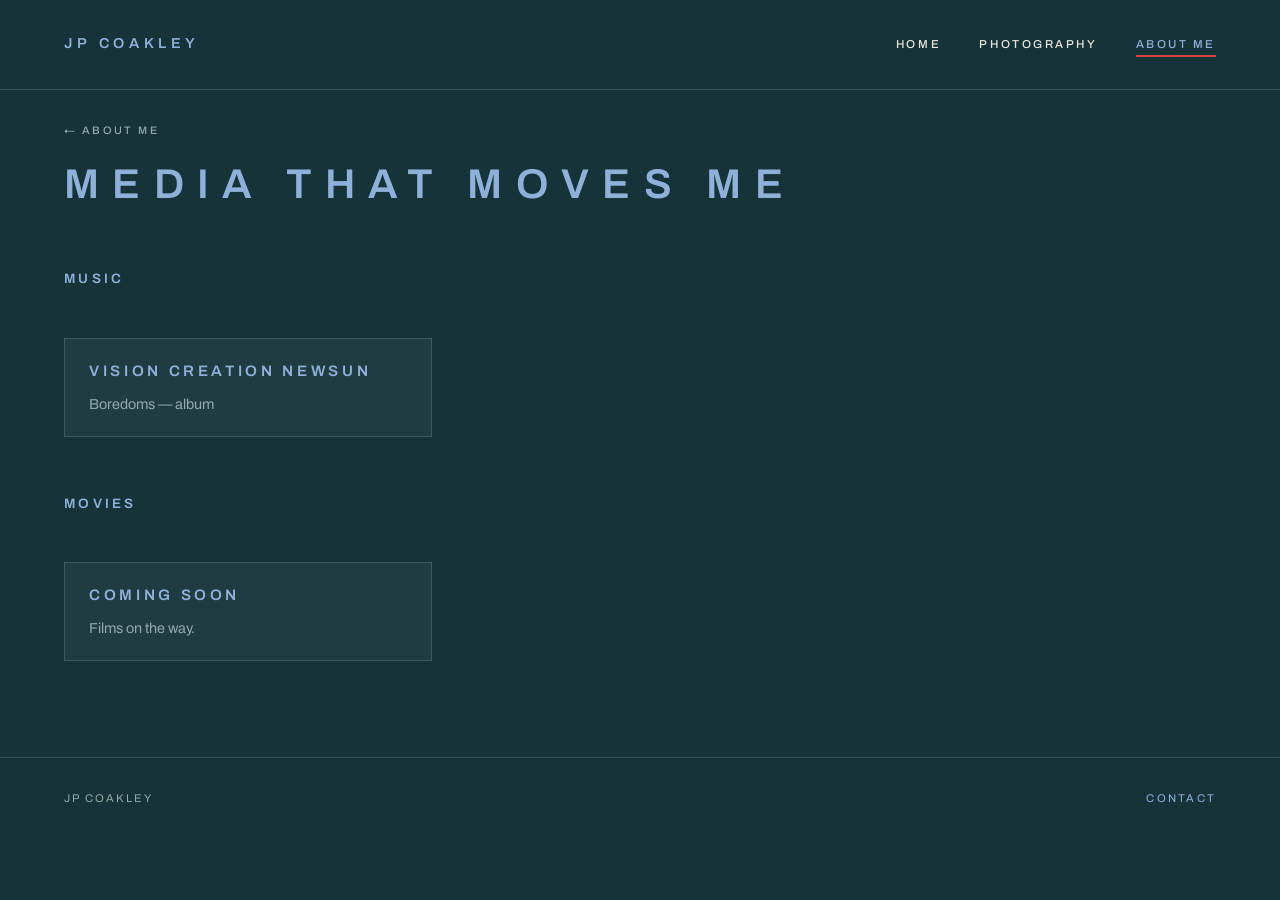
<file: media.html>
<!DOCTYPE html>
<html lang="en">
<head>
<meta charset="utf-8">
<meta name="viewport" content="width=device-width, initial-scale=1">
<meta name="robots" content="noindex, nofollow">
<title>Media that Moves Me — JP Coakley</title>
<link rel="preconnect" href="https://fonts.googleapis.com">
<link rel="preconnect" href="https://fonts.gstatic.com" crossorigin>
<link href="https://fonts.googleapis.com/css2?family=Archivo:wght@400;500;600&display=swap" rel="stylesheet">
<link rel="stylesheet" href="styles.css?v=12">
</head>
<body>

<header>
  <a class="site-name" href="index.html">JP&nbsp;Coakley</a>
  <nav>
    <a href="index.html">Home</a>
    <a href="photography.html">Photography</a>
    <a href="about.html" class="active">About Me</a>
  </nav>
</header>

<main>
  <p class="kicker" style="margin-top:2rem"><a class="crumb" href="about.html">&larr; About Me</a></p>
  <h1 class="page-title wordmark" style="margin-top:1rem">Media that Moves Me</h1>

  <h2 class="collection-title">Music</h2>
  <div class="projects">
    <a class="card" href="https://soundcloud.com/rafi-rastanawa/sets/boredoms-vision-creation-newsun">
      <h2>Vision Creation Newsun</h2>
      <p>Boredoms — album</p>
    </a>
  </div>

  <h2 class="collection-title">Movies</h2>
  <div class="projects">
    <div class="card">
      <h2>Coming soon</h2>
      <p>Films on the way.</p>
    </div>
  </div>
</main>

<footer>
  <span>JP Coakley</span>
  <a class="contact-link" href="mailto:jpcoakley@gmail.com">Contact</a>
</footer>

</body>
</html>
</file>
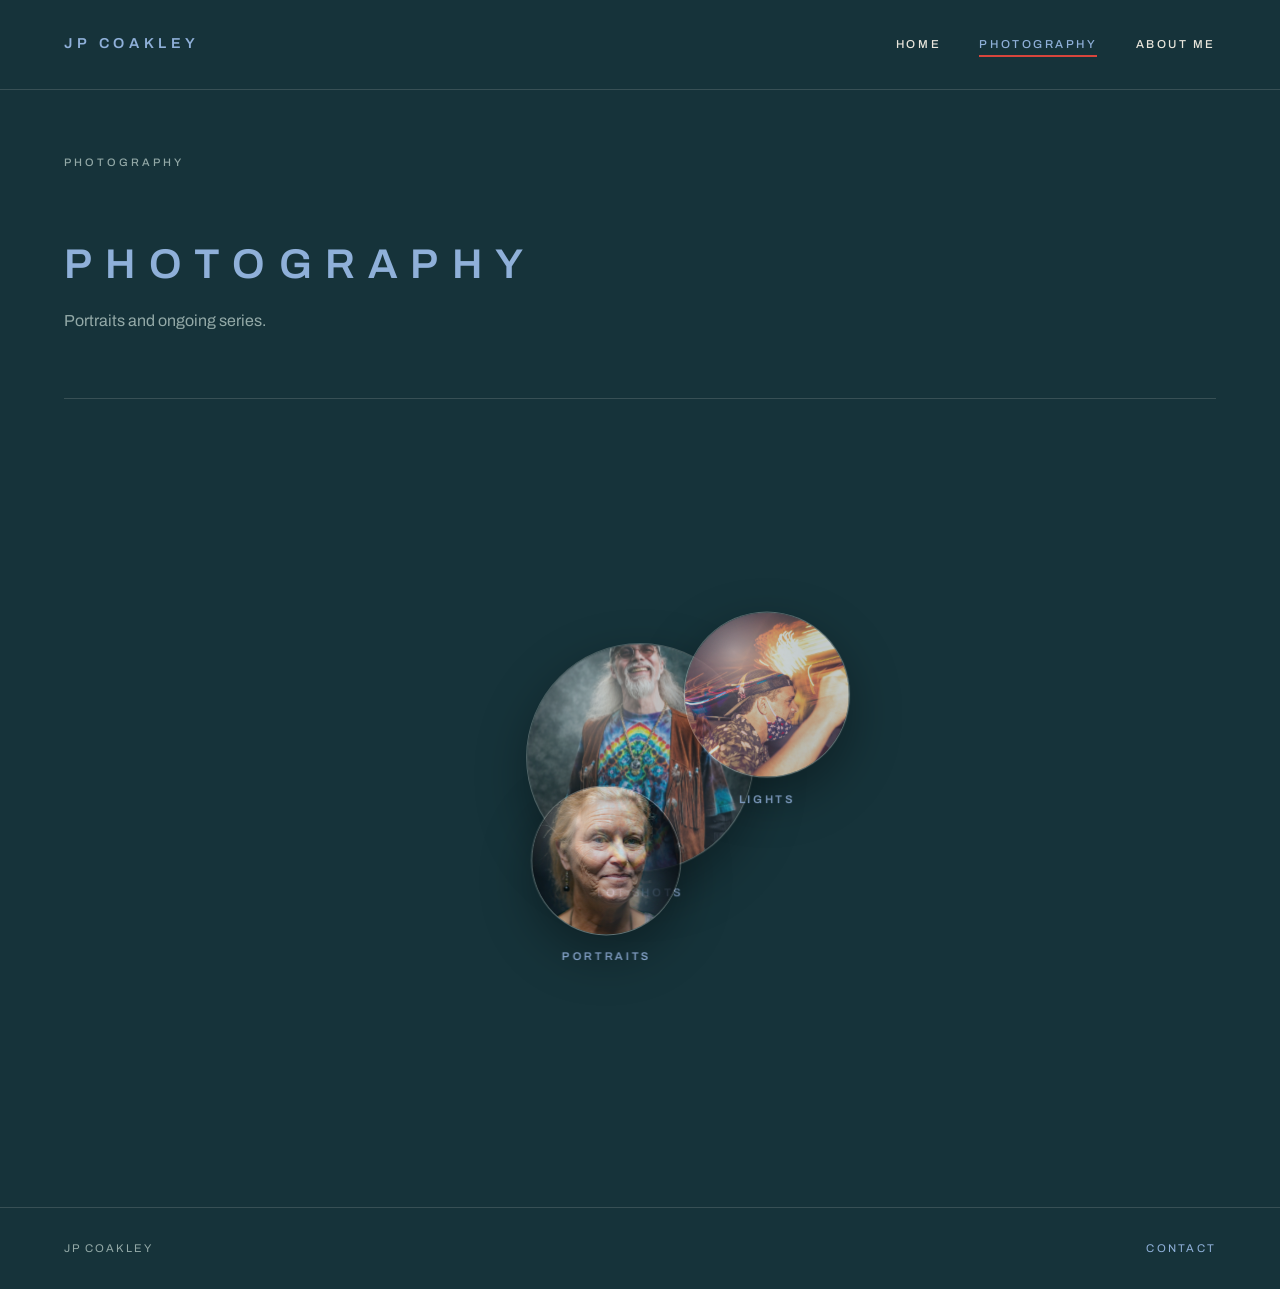
<file: photography.html>
<!DOCTYPE html>
<html lang="en">
<head>
<meta charset="utf-8">
<meta name="viewport" content="width=device-width, initial-scale=1">
<meta name="robots" content="noindex, nofollow">
<title>Photography — JP Coakley</title>
<link rel="preconnect" href="https://fonts.googleapis.com">
<link rel="preconnect" href="https://fonts.gstatic.com" crossorigin>
<link href="https://fonts.googleapis.com/css2?family=Archivo:wght@400;500;600&display=swap" rel="stylesheet">
<link rel="stylesheet" href="styles.css?v=12">
<script src="gallery.js?v=2" defer></script>
<script src="bubbles.js?v=3" defer></script>
</head>
<body>

<header>
  <a class="site-name" href="index.html">JP&nbsp;Coakley</a>
  <nav>
    <a href="index.html">Home</a>
    <a href="photography.html" class="active">Photography</a>
    <a href="about.html">About Me</a>
  </nav>
</header>

<main>
  <p class="kicker" style="margin-top:4rem">Photography</p>
  <h1 class="page-title wordmark">Photography</h1>
  <p class="lede">
    Portraits and ongoing series.
  </p>

  <hr class="rule">

  <!-- Series sections are generated by build_galleries.py -->
  <!-- SERIES START -->
  <div class="bubblespace">
    <a class="bubble" href="lights.html">
      <span class="orb" style="--d:166px"><img src="assets/lights/all/20200704-IMG_8244.jpg" alt="" loading="lazy"></span>
      <span class="bubble-label">Lights</span>
    </a>
    <a class="bubble" href="lot-shots.html">
      <span class="orb" style="--d:228px"><img src="assets/lot-shots/2026-07-19-merriweather/CAN_5089.jpg" alt="" loading="lazy"></span>
      <span class="bubble-label">Lot Shots</span>
    </a>
    <a class="bubble" href="portraits.html">
      <span class="orb" style="--d:150px"><img src="assets/portraits/all/IMG_9807.jpg" alt="" loading="lazy"></span>
      <span class="bubble-label">Portraits</span>
    </a>
  </div>
  <!-- SERIES END -->
</main>

<footer>
  <span>JP Coakley</span>
  <a class="contact-link" href="mailto:jpcoakley@gmail.com">Contact</a>
</footer>

</body>
</html>
</file>
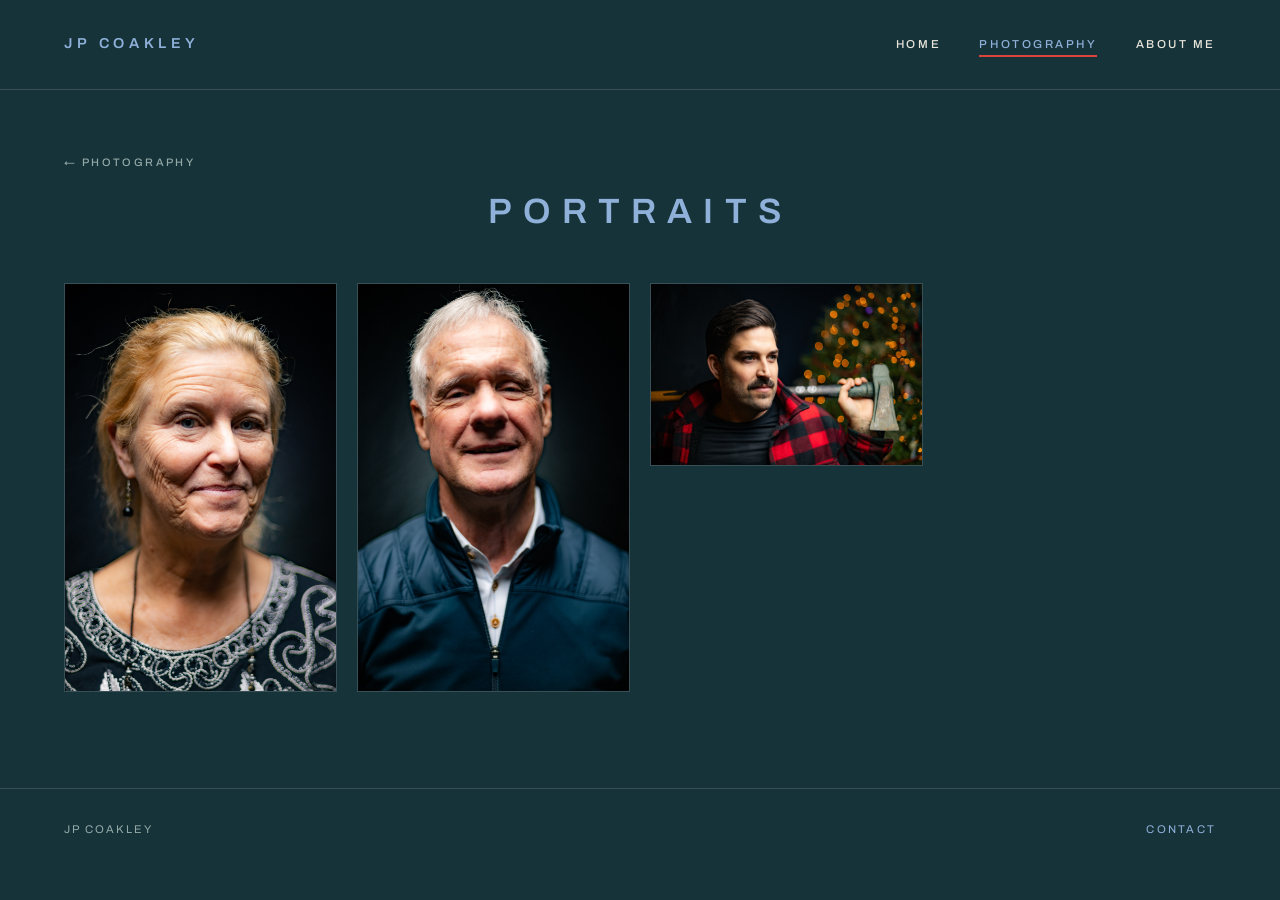
<file: portraits.html>
<!DOCTYPE html>
<!-- generated-series-page -->
<html lang="en">
<head>
<meta charset="utf-8">
<meta name="viewport" content="width=device-width, initial-scale=1">
<meta name="robots" content="noindex, nofollow">
<title>Portraits — JP Coakley</title>
<link rel="preconnect" href="https://fonts.googleapis.com">
<link rel="preconnect" href="https://fonts.gstatic.com" crossorigin>
<link href="https://fonts.googleapis.com/css2?family=Archivo:wght@400;500;600&display=swap" rel="stylesheet">
<link rel="stylesheet" href="styles.css?v=12">
<script src="gallery.js?v=2" defer></script>
</head>
<body>

<header>
  <a class="site-name" href="index.html">JP&nbsp;Coakley</a>
  <nav>
    <a href="index.html">Home</a>
    <a href="photography.html" class="active">Photography</a>
    <a href="about.html">About Me</a>
  </nav>
</header>

<main>
  <p class="kicker" style="margin-top:4rem"><a class="crumb" href="photography.html">&larr; Photography</a></p>

  <h1 class="series-title wordmark">Portraits</h1>

  <div class="gallery">
      <a class="frame" href="assets/portraits/all/IMG_9807.jpg" target="_blank"><img src="assets/portraits/all/IMG_9807.jpg" alt="" loading="lazy"></a>
      <a class="frame" href="assets/portraits/all/IMG_9822.jpg" target="_blank"><img src="assets/portraits/all/IMG_9822.jpg" alt="" loading="lazy"></a>
      <a class="frame" href="assets/portraits/all/IMG_9859.jpg" target="_blank"><img src="assets/portraits/all/IMG_9859.jpg" alt="" loading="lazy"></a>
  </div>
</main>

<footer>
  <span>JP Coakley</span>
  <a class="contact-link" href="mailto:jpcoakley@gmail.com">Contact</a>
</footer>

</body>
</html>
</file>
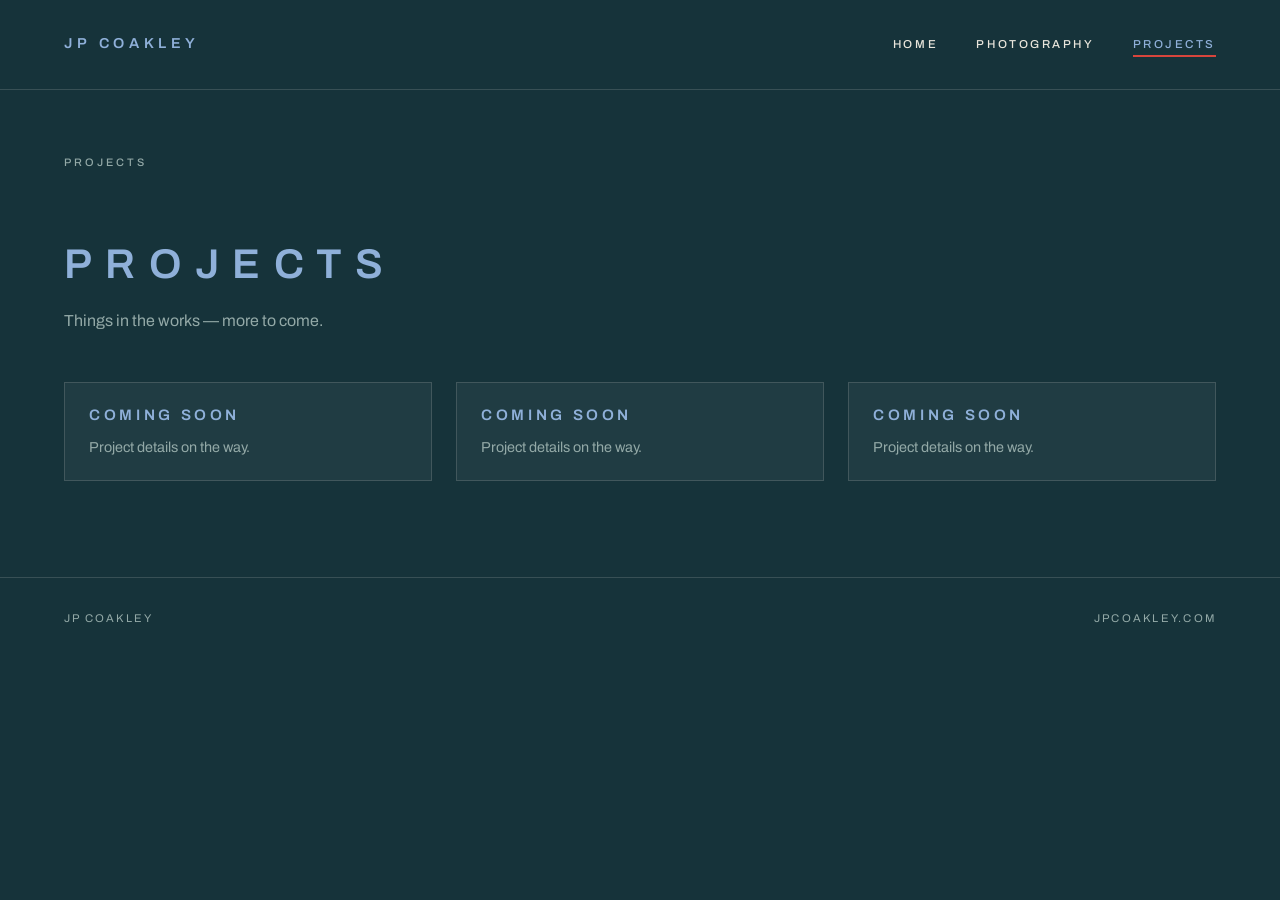
<file: projects.html>
<!DOCTYPE html>
<html lang="en">
<head>
<meta charset="utf-8">
<meta name="viewport" content="width=device-width, initial-scale=1">
<title>Projects — JP Coakley</title>
<link rel="preconnect" href="https://fonts.googleapis.com">
<link rel="preconnect" href="https://fonts.gstatic.com" crossorigin>
<link href="https://fonts.googleapis.com/css2?family=Archivo:wght@400;500;600&display=swap" rel="stylesheet">
<link rel="stylesheet" href="styles.css?v=5">
</head>
<body>

<header>
  <a class="site-name" href="index.html">JP&nbsp;Coakley</a>
  <nav>
    <a href="index.html">Home</a>
    <a href="photography.html">Photography</a>
    <a href="projects.html" class="active">Projects</a>
  </nav>
</header>

<main>
  <p class="kicker" style="margin-top:4rem">Projects</p>
  <h1 class="page-title wordmark">Projects</h1>
  <p class="lede">
    Things in the works — more to come.
  </p>

  <div class="projects">
    <div class="card">
      <h2>Coming soon</h2>
      <p>Project details on the way.</p>
    </div>
    <div class="card">
      <h2>Coming soon</h2>
      <p>Project details on the way.</p>
    </div>
    <div class="card">
      <h2>Coming soon</h2>
      <p>Project details on the way.</p>
    </div>
  </div>
</main>

<footer>
  <span>JP Coakley</span>
  <span>jpcoakley.com</span>
</footer>

</body>
</html>
</file>
<file: styles.css>
/* ------------------------------------------------------------------
   jpcoakley.com — design language drawn from the Lot Shots mark study
   paper:  #F4F3EF   ink/blue: #385A8C   accent red: #C82828
   ------------------------------------------------------------------ */

:root {
  --paper: #16333A;                    /* dark teal ground */
  --blue: #8FB0D9;                     /* brand blue, lightened for dark bg */
  --red: #D8453C;                      /* donut red, brightened for dark bg */
  --ink: #E9E6DC;                      /* warm light text */
  --muted: #93A9A7;
  --line: rgba(233, 230, 220, 0.16);
  --panel: rgba(255, 255, 255, 0.045); /* card / frame surfaces */
  --track: 0.32em; /* signature wide letterspacing */
}

* { margin: 0; padding: 0; box-sizing: border-box; }

html { scroll-behavior: smooth; }

body {
  background: var(--paper);
  color: var(--ink);
  font-family: "Archivo", "Helvetica Neue", Helvetica, Arial, sans-serif;
  font-size: 16px;
  line-height: 1.6;
  -webkit-font-smoothing: antialiased;
}

/* ---------- header / nav ---------- */

header {
  position: sticky;
  top: 0;
  z-index: 40;
  background: var(--paper);
  display: flex;
  align-items: baseline;
  justify-content: space-between;
  gap: 2rem;
  padding: 2rem clamp(1.25rem, 5vw, 4rem);
  border-bottom: 1px solid var(--line);
}

.site-name {
  font-weight: 600;
  font-size: 0.9rem;
  letter-spacing: var(--track);
  text-transform: uppercase;
  color: var(--blue);
  text-decoration: none;
  white-space: nowrap;
}

nav { display: flex; gap: clamp(1rem, 3vw, 2.5rem); }

nav a {
  font-size: 0.72rem;
  font-weight: 500;
  letter-spacing: 0.22em;
  text-transform: uppercase;
  color: var(--ink);
  text-decoration: none;
  padding-bottom: 2px;
  border-bottom: 2px solid transparent;
}

nav a:hover { color: var(--red); }
nav a.active { border-bottom-color: var(--red); color: var(--blue); }

/* ---------- shared layout ---------- */

main { padding: 0 clamp(1.25rem, 5vw, 4rem) 6rem; }

.kicker {
  font-size: 0.68rem;
  font-weight: 500;
  letter-spacing: 0.28em;
  text-transform: uppercase;
  color: var(--muted);
  margin-bottom: 0.75rem;
}

.rule { border: none; border-top: 1px solid var(--line); margin: 4rem 0; }

/* ---------- the donut O (from the Lot Shots mark study) ----------
   ring size ≈ 0.71 cap-height units above cap, stroke 0.175,
   gap 0.040, nudged −0.020 x / −0.015 y for optical centring     */

.donut-o {
  display: inline-block;
  width: 1.06em;
  height: 1.06em;
  border: 0.24em solid var(--red);
  border-radius: 50%;
  vertical-align: baseline;
  margin: 0 0.30em -0.16em 0.02em; /* right margin ≈ tracking + gap 0.040 */
  transform: translate(-0.02em, -0.015em);
}

.donut-o.blue { border-color: var(--blue); }

.sr-only {
  position: absolute;
  width: 1px; height: 1px;
  overflow: hidden;
  clip: rect(0 0 0 0);
  white-space: nowrap;
}

/* ---------- wordmark lockups ---------- */

.wordmark {
  color: var(--blue);
  font-weight: 600;
  text-transform: uppercase;
  letter-spacing: var(--track);
  line-height: 1.35;
}

.hero {
  min-height: 62vh;
  display: flex;
  flex-direction: column;
  justify-content: center;
  padding: 6rem 0 4rem;
}

.hero .wordmark { font-size: clamp(2.4rem, 8vw, 6rem); }

.hero-row {
  display: flex;
  align-items: center;
  justify-content: space-between;
  gap: clamp(2rem, 6vw, 5rem);
  flex-wrap: wrap;
}

.headshot {
  flex: 0 0 auto;
  width: min(300px, 70vw);
  aspect-ratio: 4 / 5;
  margin-bottom: 0;
}

.hero p.tagline {
  margin-top: 2rem;
  max-width: 34rem;
  color: var(--muted);
  font-size: 1.05rem;
}

/* ---------- section cards ---------- */

.section-links {
  display: grid;
  grid-template-columns: repeat(auto-fit, minmax(260px, 1fr));
  gap: 1.5rem;
  margin-top: 3rem;
}

.card {
  display: block;
  border: 1px solid var(--line);
  background: var(--panel);
  padding: 1.25rem 1.5rem;
  text-decoration: none;
  color: var(--ink);
  transition: border-color 120ms ease, transform 120ms ease;
}

.card:hover { border-color: var(--blue); transform: translateY(-2px); }

.card h2 {
  font-size: 0.95rem;
  font-weight: 600;
  letter-spacing: 0.24em;
  text-transform: uppercase;
  color: var(--blue);
  margin-bottom: 0.6rem;
}

.card p { font-size: 0.9rem; color: var(--muted); }

/* ---------- photography / galleries ---------- */

.page-title {
  font-size: clamp(1.6rem, 4.5vw, 2.6rem);
  margin: 4rem 0 0.5rem;
}

.lede { max-width: 38rem; color: var(--muted); margin-top: 1rem; }

.lotshots-mark {
  margin: 5rem auto 3rem;
  text-align: center;
  font-size: clamp(2rem, 6vw, 4rem);
}

.lotshots-mark .line { display: block; }

/* ---------- series bubbles (photography index) ---------- */

.bubblespace {
  position: relative;
  height: clamp(440px, 72vh, 760px);
  margin-top: 2rem;
}

/* pre-JS / no-JS fallback: calm inline layout */
.bubble {
  display: inline-block;
  text-decoration: none;
  text-align: center;
  margin: 1.5rem;
  transition: filter 200ms ease;
}

.bubblespace.ready .bubble {
  position: absolute;
  margin: 0;
  left: 0;
  top: 0;
  will-change: transform;
  cursor: grab;
  touch-action: none;        /* pointer dragging on touch screens */
  user-select: none;
  -webkit-user-select: none;
}

.bubblespace.ready .bubble.grabbed { cursor: grabbing; }
.bubblespace.ready .bubble img { -webkit-user-drag: none; }

.orb {
  display: block;
  margin: 0 auto;
  position: relative;
  width: var(--d, 180px);
  height: var(--d, 180px);
  border-radius: 50%;
  overflow: hidden;
  border: 1px solid rgba(233, 230, 220, 0.35); /* bright rim defines edges on overlap */
  background: radial-gradient(circle at 50% 62%,
    rgba(255, 255, 255, 0.07), rgba(255, 255, 255, 0.02) 70%);
  box-shadow:
    inset 0 -18px 40px rgba(0, 0, 0, 0.35),
    inset 0 0 24px rgba(143, 176, 217, 0.18),  /* soft blue inner glow */
    0 18px 50px rgba(0, 0, 0, 0.35);
}

.orb img {
  width: 100%;
  height: 100%;
  object-fit: cover;
  object-position: center 30%;
  display: block;
  opacity: 0.74;                 /* translucent: overlapping bubbles show through */
}

/* moving specular reflection — --gx/--gy driven by mouse or device tilt */
.orb::after {
  content: "";
  position: absolute;
  inset: 0;
  border-radius: 50%;
  background:
    radial-gradient(circle at var(--gx, 30%) var(--gy, 24%),
      rgba(255, 255, 255, 0.42), rgba(255, 255, 255, 0.10) 26%,
      transparent 44%),
    radial-gradient(circle at calc(100% - var(--gx, 30%)) calc(100% - var(--gy, 24%)),
      rgba(143, 176, 217, 0.16), transparent 40%);
  pointer-events: none;
}

.bubble:hover .orb {
  box-shadow:
    inset 0 -18px 40px rgba(0, 0, 0, 0.45),
    0 18px 50px rgba(0, 0, 0, 0.35),
    0 0 0 2px var(--blue);
}

.bubble-label {
  display: block;
  margin-top: 0.8rem;
  font-size: 0.7rem;
  font-weight: 600;
  letter-spacing: 0.24em;
  text-transform: uppercase;
  color: var(--blue);
}

.bubble-count {
  display: block;
  margin-top: 0.15rem;
  font-size: 0.6rem;
  letter-spacing: 0.2em;
  text-transform: uppercase;
  color: var(--muted);
}

@media (prefers-reduced-motion: reduce) {
  .bubblespace.ready { height: auto; text-align: center; }
  .bubblespace.ready .bubble { position: static; display: inline-block; margin: 1.5rem; transform: none !important; filter: none !important; }
}

/* ---------- series tiles (photography index) ---------- */

.tiles {
  display: grid;
  grid-template-columns: repeat(auto-fill, minmax(260px, 1fr));
  gap: 1.5rem;
  margin-top: 3rem;
}

.tile {
  display: block;
  text-decoration: none;
  border: 1px solid var(--line);
  background: var(--panel);
  transition: border-color 120ms ease, transform 120ms ease;
}

.tile:hover { border-color: var(--blue); transform: translateY(-2px); }

.tile img {
  width: 100%;
  aspect-ratio: 16 / 9;          /* shorter, wider tile crop */
  object-fit: cover;
  object-position: center 30%;   /* favor the upper frame (faces) */
  display: block;
  border-bottom: 1px solid var(--line);
}

.tile-name {
  display: block;
  padding: 1.1rem 1.25rem 0.2rem;
  font-size: 0.85rem;
  font-weight: 600;
  letter-spacing: 0.24em;
  text-transform: uppercase;
  color: var(--blue);
}

.tile-count {
  display: block;
  padding: 0 1.25rem 1.1rem;
  font-size: 0.68rem;
  letter-spacing: 0.2em;
  text-transform: uppercase;
  color: var(--muted);
}

.crumb { color: var(--muted); text-decoration: none; letter-spacing: 0.22em; }
.crumb:hover { color: var(--red); }

.series-title {
  text-align: center;
  font-size: clamp(1.4rem, 3.5vw, 2.2rem);
  margin: 1rem 0 0.5rem;
}

.series { margin-top: 4rem; }

.collection-title {
  margin-top: 3.5rem;
  font-size: 0.85rem;
  font-weight: 600;
  letter-spacing: 0.24em;
  text-transform: uppercase;
  color: var(--blue);
}

.gallery {
  columns: 240px;          /* masonry-style: photos keep native aspect ratio */
  column-gap: 1.25rem;
  margin-top: 3rem;
}

.frame {
  display: block;
  margin-bottom: 1.25rem;
  break-inside: avoid;
  border: 1px solid var(--line);
}

div.frame {
  aspect-ratio: 4 / 5;     /* placeholders only */
  background:
    repeating-linear-gradient(
      -45deg,
      rgba(255, 255, 255, 0.05) 0px, rgba(255, 255, 255, 0.05) 18px,
      rgba(255, 255, 255, 0.02) 18px, rgba(255, 255, 255, 0.02) 36px
    );
  display: flex;
  align-items: center;
  justify-content: center;
}

.frame span {
  font-size: 0.62rem;
  font-weight: 500;
  letter-spacing: 0.26em;
  text-transform: uppercase;
  color: var(--muted);
}

.frame img { width: 100%; height: auto; display: block; }

/* ---------- lightbox ---------- */

.lightbox {
  position: fixed;
  inset: 0;
  z-index: 50;
  display: none;
  align-items: center;
  justify-content: center;
  background: rgba(11, 30, 35, 0.97);
}

.lightbox.open { display: flex; }

.lb-stage {
  max-width: min(88vw, 1100px);
  max-height: 84vh;
  margin: 0;
  display: flex;
  align-items: center;
  justify-content: center;
}

.lb-stage img {
  max-width: 100%;
  max-height: 84vh;
  border: 1px solid var(--line);
  background: #fff;
  padding: 8px;
  box-shadow: 0 12px 40px rgba(0, 0, 0, 0.45);
}

.lightbox button {
  background: none;
  border: none;
  cursor: pointer;
  color: var(--blue);
  font-family: inherit;
}

.lb-prev, .lb-next {
  font-size: 3rem;
  line-height: 1;
  padding: 1rem 1.25rem;
  user-select: none;
}

.lb-prev:hover, .lb-next:hover { color: var(--red); }

.lb-close {
  position: absolute;
  top: 1.5rem;
  right: 1.75rem;
  padding: 0.5rem;
}

.lb-donut {
  display: block;
  width: 1.3rem;
  height: 1.3rem;
  border: 0.34rem solid var(--red);
  border-radius: 50%;
  transition: transform 120ms ease;
}

.lb-close:hover .lb-donut { transform: rotate(90deg) scale(1.08); }

.lb-counter {
  position: absolute;
  bottom: 1.5rem;
  left: 50%;
  transform: translateX(-50%);
  font-size: 0.68rem;
  font-weight: 500;
  letter-spacing: 0.28em;
  color: var(--muted);
}

@media (max-width: 560px) {
  .lb-prev, .lb-next {
    position: absolute;
    bottom: 3.5rem;
    z-index: 51;
  }
  .lb-prev { left: 18%; }
  .lb-next { right: 18%; }
  .lb-stage { max-width: 94vw; }
}

/* ---------- projects list ---------- */

.projects {
  display: grid;
  grid-template-columns: repeat(auto-fill, minmax(280px, 1fr));
  gap: 1.5rem;
  margin-top: 3rem;
}

/* ---------- footer ---------- */

footer {
  border-top: 1px solid var(--line);
  padding: 2rem clamp(1.25rem, 5vw, 4rem);
  display: flex;
  justify-content: space-between;
  gap: 2rem;
  flex-wrap: wrap;
  font-size: 0.7rem;
  letter-spacing: 0.2em;
  text-transform: uppercase;
  color: var(--muted);
}

@media (max-width: 560px) {
  header { flex-direction: column; gap: 1rem; }
}

footer a.contact-link {
  color: var(--blue);
  text-decoration: none;
  letter-spacing: 0.2em;
  text-transform: uppercase;
}

footer a.contact-link:hover { color: var(--red); }
</file>
